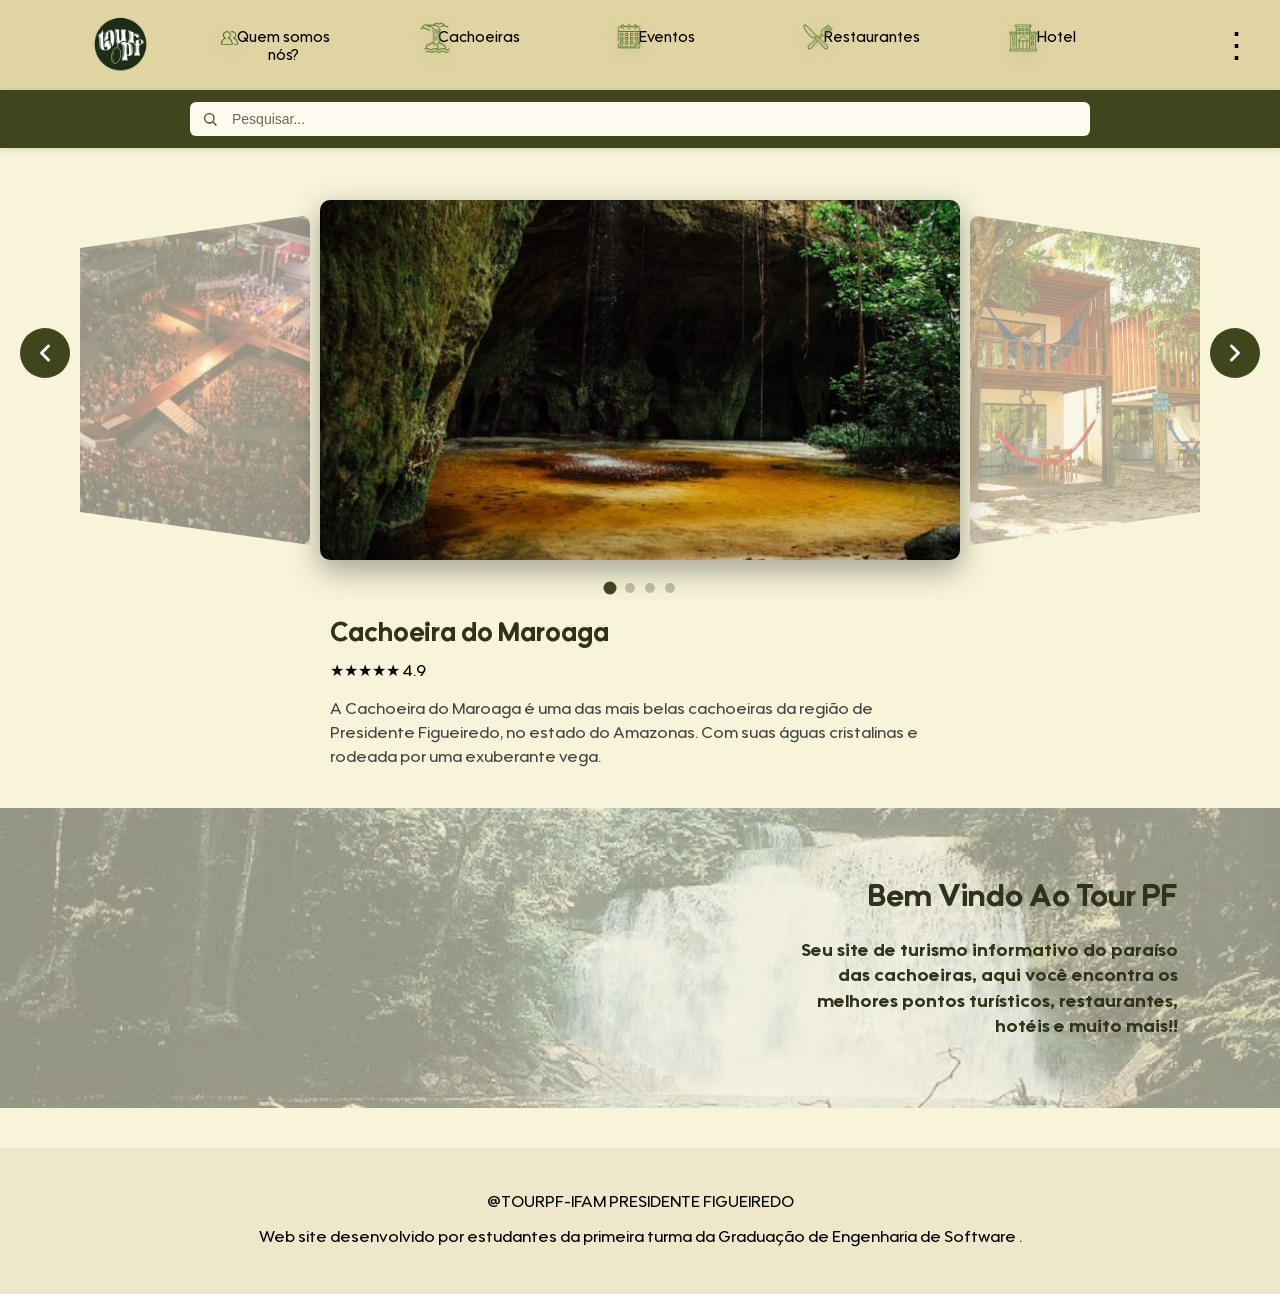
<file: index.html>
<!DOCTYPE html>
<html lang="pt-br">
<head>
    <meta charset="UTF-8">
    <meta name="viewport" content="width=device-width, initial-scale=1.0">
    <title>Tour Pf - Página Inicial</title>
      <link rel="stylesheet" href="css/style.css">
</head>
<body>

    <header class="cabeçario">

        <ul>
            <a href="index.html">
            <img src="imgPrincipal/tourpf.png" alt="logo" width="60px">
            </a>
            <img class="nós-icon" src="imgPrincipal/nós.png" alt="hotel" width="20px">
            <li><a href="sobrenos.html">Quem somos nós?</a></li>
            
            <img class="cachoeira-icon" src="imgPrincipal/cachoeira.png" alt="hotel" width="30px">
            <li><a href="cachoeiras.html">Cachoeiras</a></li>

            <img class="eventos-icon" src="imgPrincipal/eventos.png" alt="hotel" width="30px">
            <li><a href="eventos.html">Eventos</a></li>

            <img class="comida-icon" src="imgPrincipal/comida.png" alt="hotel" width="30px">
            <li><a href="restaurante.html">Restaurantes</a></li>

            <img class="hotel-icon" src="imgPrincipal/hoteis.png" alt="hotel" width="30px">
            <li><a href="hotel.html">Hotel</a></li>
        </ul>

    <div class="menu-container">
    <button class="menu-btn" onclick="toggleMenu()">⋮</button>

    <div class="login-box" id="loginBox">
        <h3>Área do Usuário</h3>
        <p>Faça login para acessar recursos exclusivos.</p>
   <button class="btn-login"
     onclick="window.location.href='loginEcadastro.html'">
    Login
</button>
    </div>
</div>

    </header>

    <!-- Barra de pesquisa abaixo do menu -->
    <div class="barra-pesquisa">
        <form action="/" method="get">
            <input type="search" name="q" placeholder="Pesquisar...">
        </form>
    </div>

 <div class="carrossel">

    <input type="radio" name="slide" id="s1" checked>
    <input type="radio" name="slide" id="s2">
    <input type="radio" name="slide" id="s3">
    <input type="radio" name="slide" id="s4">

    <div class="slides-container">
        <div class="slide-item" id="slide1">
            <img src="imgPrincipal/maroaga.jpeg" alt="Cachoeira do Maroaga">
        </div>
        <div class="slide-item" id="slide2">
            <img src="imgPrincipal/calangohotel.jpg" alt="Hotel Do Calango Azul">
        </div>
        <div class="slide-item" id="slide3">
            <img src="imgPrincipal/anauerestaurante.jpg" alt="Restaurante Anauê">
        </div>
        <div class="slide-item" id="slide4">
            <img src="imgPrincipal/Festacupu.jpeg" alt="Festa do Cupuaçu">
        </div>
    </div>

    <div class="info" id="info1">
        <h1>Cachoeira do Maroaga</h1>
        <div class="avaliacao">★★★★★ 4.9</div>
        <p>A Cachoeira do Maroaga é uma das mais belas cachoeiras da região de Presidente Figueiredo, no estado do Amazonas. Com suas águas cristalinas e rodeada por uma exuberante vega.</p>
    </div>
    <div class="info" id="info2">
        <h1>Hotel Do Calango Azul</h1>
        <div class="avaliacao">★★★★☆ 4.3</div>
        <p>O Hotel Calango Azul se trata de um hotel aconchegante e confortavel. Localizado em meio à natureza, oferece uma experiência única para os visitantes.</p>
    </div>
    <div class="info" id="info3">
        <h1>Restaurante Anauê</h1>
        <div class="avaliacao">★★★★☆ 4.5</div>
        <p>O Restaurante Anauê é conhecido por sua culinária regional e ambiente acolhedor, oferecendo pratos típicos da Amazônia em uma culminar experiência gastronômica.</p>
    </div>
    <div class="info" id="info4">
        <h1>Festa do Cupuaçu</h1>
        <div class="avaliacao">★★★★☆ 4.5</div>
        <p>A Festa do Cupuaçu é um evento cultural que celebra a tradição e a identidade da comunidade local, reunindo pessoas de todas as idades para celebrar a cultura amazônica.</p>
    </div>

    <div class="dots">
        <label for="s1" class="dot"></label>
        <label for="s2" class="dot"></label>
        <label for="s3" class="dot"></label>
        <label for="s4" class="dot"></label>
    </div>

    <!-- prevs -->
<!-- prevs -->
<label for="s4" class="btn prev p1">
    <svg xmlns="http://www.w3.org/2000/svg" viewBox="0 0 24 24" fill="none" stroke="white" stroke-width="2.5" stroke-linecap="round" stroke-linejoin="round">
        <polyline points="15 18 9 12 15 6"/>
    </svg>
</label>
<label for="s1" class="btn prev p2">
    <svg xmlns="http://www.w3.org/2000/svg" viewBox="0 0 24 24" fill="none" stroke="white" stroke-width="2.5" stroke-linecap="round" stroke-linejoin="round">
        <polyline points="15 18 9 12 15 6"/>
    </svg>
</label>
<label for="s2" class="btn prev p3">
    <svg xmlns="http://www.w3.org/2000/svg" viewBox="0 0 24 24" fill="none" stroke="white" stroke-width="2.5" stroke-linecap="round" stroke-linejoin="round">
        <polyline points="15 18 9 12 15 6"/>
    </svg>
</label>
<label for="s3" class="btn prev p4">
    <svg xmlns="http://www.w3.org/2000/svg" viewBox="0 0 24 24" fill="none" stroke="white" stroke-width="2.5" stroke-linecap="round" stroke-linejoin="round">
        <polyline points="15 18 9 12 15 6"/>
    </svg>
</label>

<!-- nexts -->
<label for="s2" class="btn next n1">
    <svg xmlns="http://www.w3.org/2000/svg" viewBox="0 0 24 24" fill="none" stroke="white" stroke-width="2.5" stroke-linecap="round" stroke-linejoin="round">
        <polyline points="9 18 15 12 9 6"/>
    </svg>
</label>
<label for="s3" class="btn next n2">
    <svg xmlns="http://www.w3.org/2000/svg" viewBox="0 0 24 24" fill="none" stroke="white" stroke-width="2.5" stroke-linecap="round" stroke-linejoin="round">
        <polyline points="9 18 15 12 9 6"/>
    </svg>
</label>
<label for="s4" class="btn next n3">
    <svg xmlns="http://www.w3.org/2000/svg" viewBox="0 0 24 24" fill="none" stroke="white" stroke-width="2.5" stroke-linecap="round" stroke-linejoin="round">
        <polyline points="9 18 15 12 9 6"/>
    </svg>
</label>
<label for="s1" class="btn next n4">
    <svg xmlns="http://www.w3.org/2000/svg" viewBox="0 0 24 24" fill="none" stroke="white" stroke-width="2.5" stroke-linecap="round" stroke-linejoin="round">
        <polyline points="9 18 15 12 9 6"/>
    </svg>
</label>

</div>
    
<div class="banner">
    <img src="imgPrincipal/fotofrase.jpg" alt="banner">
    <div class="banner-frase">
        <h1> Bem Vindo Ao Tour PF </h1>
    <p>Seu site de turismo informativo do paraíso das cachoeiras, aqui você encontra
        os melhores pontos turísticos, restaurantes, hotéis e muito mais!!
    </p>
    </div>
</div>

    <footer>
        <p>@TOURPF-IFAM PRESIDENTE FIGUEIREDO</p>
        <p>Web site desenvolvido por estudantes da primeira turma da Graduação de Engenharia de Software .</p>
    </footer>

<!--script para o menu de login-->
      <script>
function toggleMenu(){
    document
        .getElementById("loginBox")
        .classList.toggle("active");
}

document.addEventListener("click", function(e){

    const box = document.getElementById("loginBox");
    const btn = document.querySelector(".menu-btn");

    if(
        !box.contains(e.target) &&
        !btn.contains(e.target)
    ){
        box.classList.remove("active");
    }
});
</script>


</body>
</html>
</file>
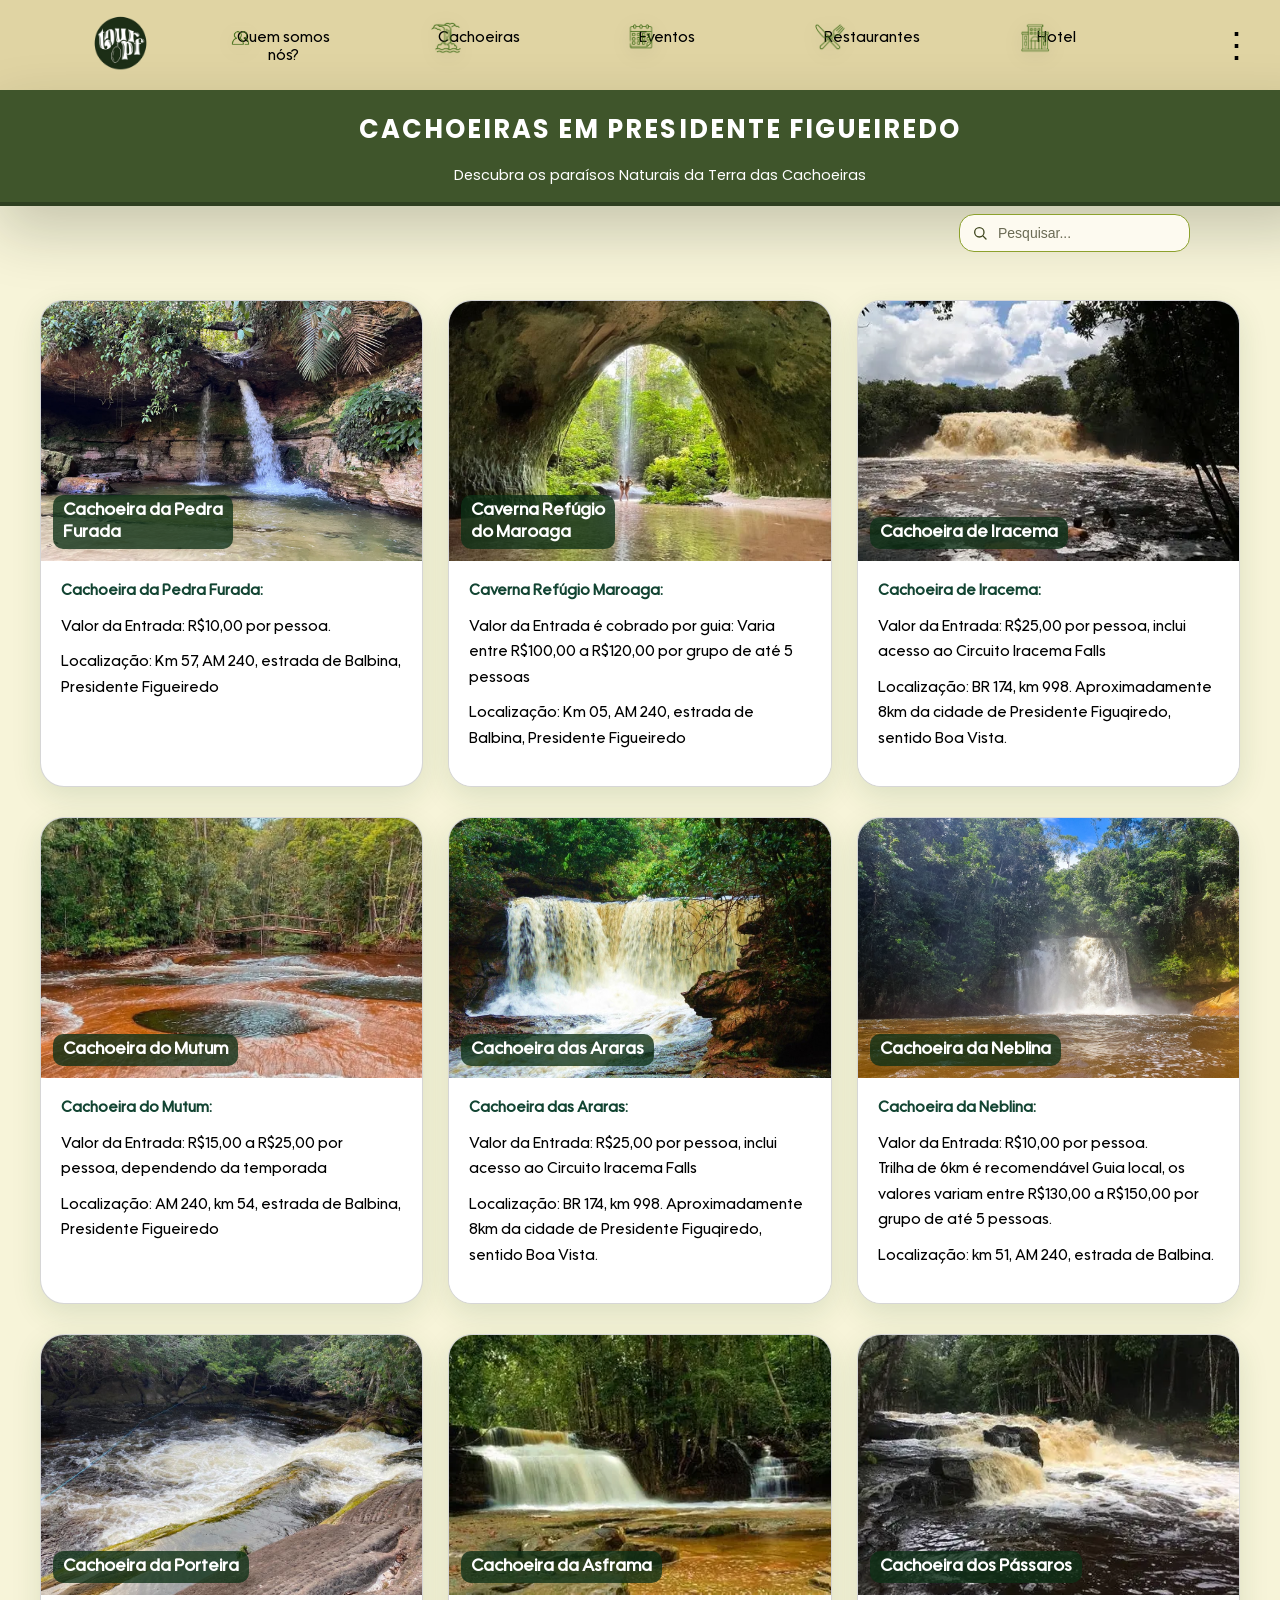
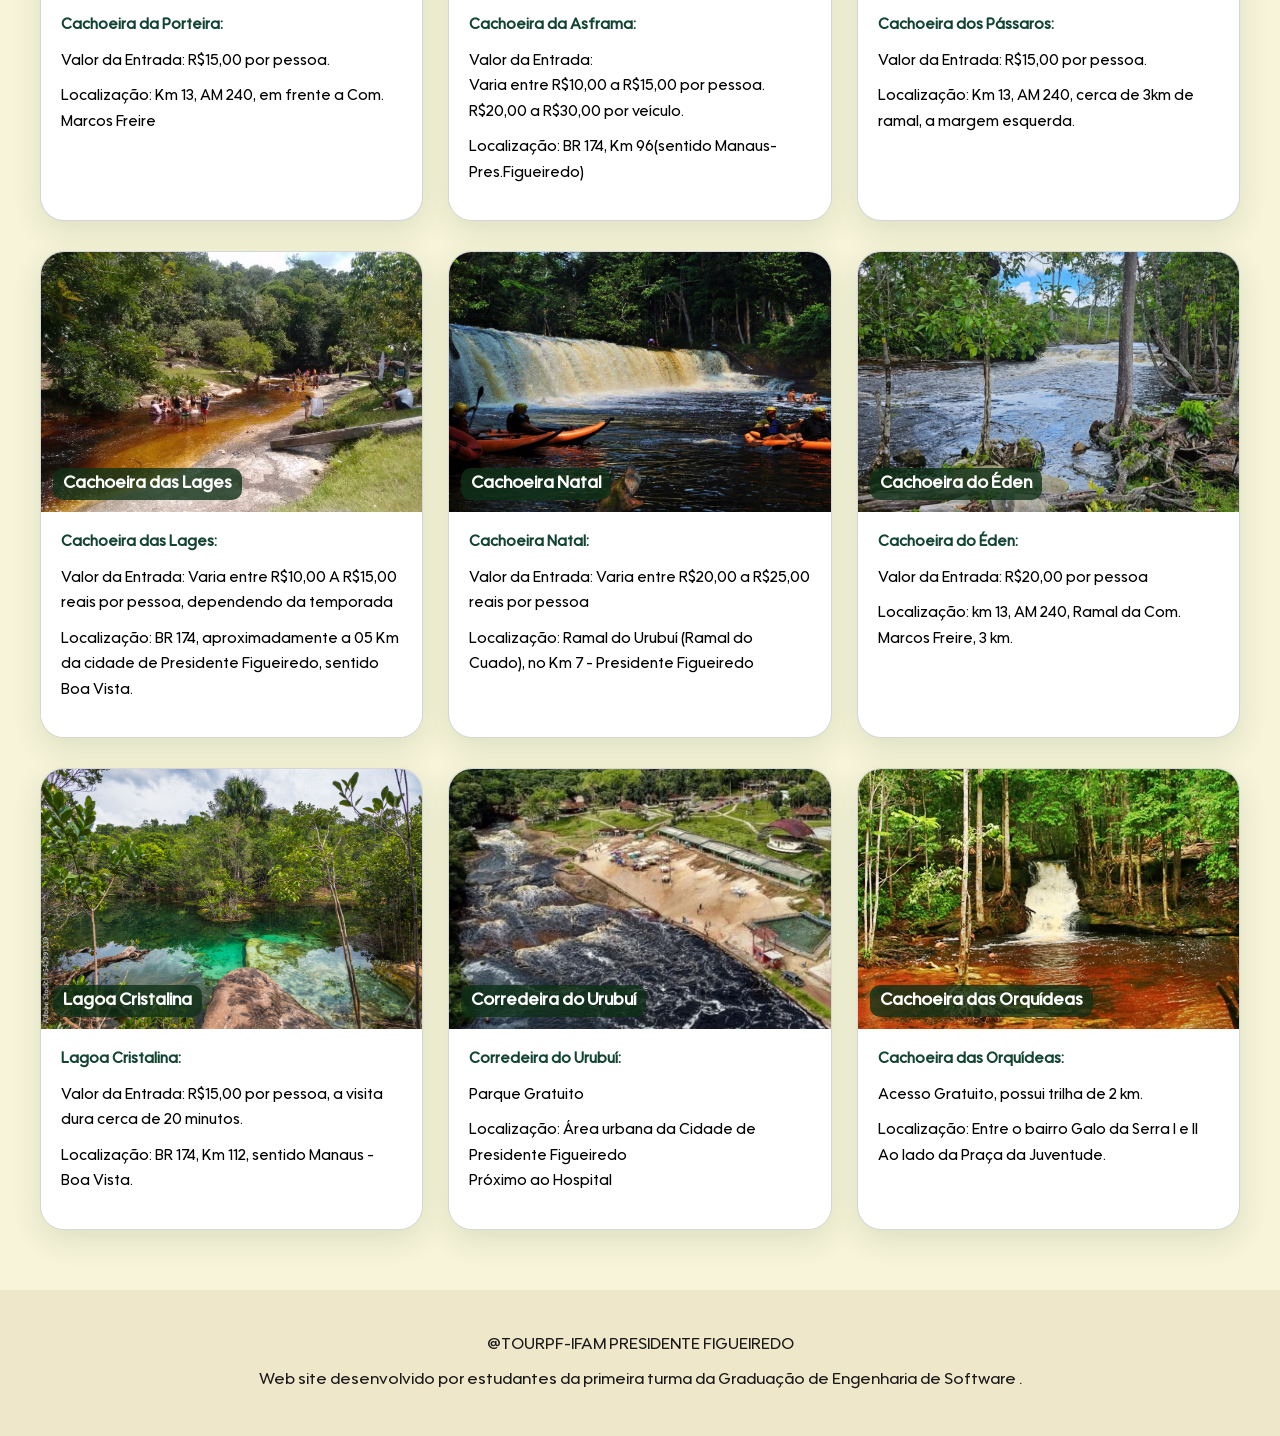
<file: cachoeiras.html>
<!DOCTYPE html>
<html lang="pt-br">
<head>
    <meta charset="UTF-8">
    <meta name="viewport" content="width=device-width, initial-scale=1.0">
    <title>Cachoeiras de Presidente Figueiredo</title>
    <link rel="stylesheet" href="css/stylecacho.css">
    <link href="https://fonts.googleapis.com/css2?family=Poppins:wght@400;600;700&display=swap" rel="stylesheet">
</head>
<body>
<header class="cabeçario">

        <ul>
            <a href="index.html">
            <img src="imgPrincipal/tourpf.png" alt="logo" width="60px">
            </a>
            <img class="nós-icon" src="imgPrincipal/nós.png" alt="hotel" width="20px">
            <li><a href="sobrenos.html">Quem somos nós?</a></li>
            
            <img class="cachoeira-icon" src="imgPrincipal/cachoeira.png" alt="hotel" width="30px">
            <li><a href="cachoeiras.html">Cachoeiras</a></li>

            <img class="eventos-icon" src="imgPrincipal/eventos.png" alt="hotel" width="30px">
            <li><a href="eventos.html">Eventos</a></li>

            <img class="comida-icon" src="imgPrincipal/comida.png" alt="hotel" width="30px">
            <li><a href="restaurante.html">Restaurantes</a></li>

            <img class="hotel-icon" src="imgPrincipal/hoteis.png" alt="hotel" width="30px">
            <li><a href="hotel.html">Hotel</a></li>
        </ul>

    <div class="menu-container">
    <button class="menu-btn" onclick="toggleMenu()">⋮</button>

    <div class="login-box" id="loginBox">
        <h3>Área do Usuário</h3>
        <p>Faça login para acessar recursos exclusivos.</p>
   <button class="btn-login"
     onclick="window.location.href='loginEcadastro.html'">
    Login
</button>
    </div>
</div>

    </header>
    <div class="divisoria">
      <h1> Cachoeiras em Presidente Figueiredo</h1>
      <p>Descubra os paraísos Naturais da Terra das Cachoeiras</p>
    </div>
    </div>

    <!-- Barra de pesquisa abaixo da divisoria -->
    <div class="barra-pesquisa">
        <form action="/" method="get">
            <input type="search" name="q" placeholder="Pesquisar...">
        </form>
    </div>

    <main>
        <section class="grid-cachoeiras">
            <!-- Linha 1 -->
            <article class="card-cachoeira">
                <div class="card-img">
                    <img src="imgcachoeiras/pedra.webp" alt="Cachoeira da Pedra Furada">
                    <span class="card-titulo">Cachoeira da Pedra<br>Furada</span>
                </div>
                <div class="card-info">
                    <p><strong>Cachoeira da Pedra Furada:</strong></p>
                    <p>Valor da Entrada: R$10,00 por pessoa.</p>
                    <p>Localização: Km 57, AM 240, estrada de Balbina, Presidente Figueiredo</p>
                </div>
            </article>

            <article class="card-cachoeira">
                <div class="card-img">
                    <img src="imgcachoeiras/caverna2.jpg" alt="Caverna Refúgio do Maroaga">
                    <span class="card-titulo">Caverna Refúgio<br>do Maroaga</span>
                </div>
                <div class="card-info">
                    <p><strong>Caverna Refúgio Maroaga:</strong></p>
                    <p>Valor da Entrada é cobrado por guia: Varia entre R$100,00 a R$120,00 por grupo de até 5 pessoas</p>
                    <p>Localização: Km 05, AM 240, estrada de Balbina, Presidente Figueiredo </p>
                </div>
            </article>

            <article class="card-cachoeira">
                <div class="card-img">
                    <img src="imgcachoeiras/iracema.webp" alt="Cachoeira de Iracema">
                    <span class="card-titulo">Cachoeira de Iracema</span>
                </div>
                <div class="card-info">
                    <p><strong>Cachoeira de Iracema:</strong></p>
                    <p>Valor da Entrada: R$25,00 por pessoa, inclui acesso ao Circuito Iracema Falls</p>
                    <p>Localização: BR 174, km 998. Aproximadamente 8km da cidade de Presidente Figuqiredo, sentido Boa Vista.</p>
                </div>
            </article>

            <!-- Linha 2 -->
            <article class="card-cachoeira">
                <div class="card-img">
                    <img src="imgcachoeiras/mutum.avif" alt="Cachoeira do Mutum">
                    <span class="card-titulo">Cachoeira do Mutum</span>
                </div>
                <div class="card-info">
                    <p><strong>Cachoeira do Mutum:</strong></p>
                    <p>Valor da Entrada: R$15,00 a R$25,00 por pessoa, dependendo da temporada</p>
                    <p>Localização: AM 240, km 54, estrada de Balbina, Presidente Figueiredo</p>
                </div>
            </article>

            <article class="card-cachoeira">
                <div class="card-img">
                    <img src="imgcachoeiras/araras.jpg" alt="Cachoeira das Araras">
                    <span class="card-titulo"> Cachoeira das Araras</span>
                </div>
                <div class="card-info">
                    <p><strong>Cachoeira das Araras:</strong></p>
                    <p>Valor da Entrada: R$25,00 por pessoa, inclui acesso ao Circuito Iracema Falls</p>
                    <p>Localização: BR 174, km 998. Aproximadamente 8km da cidade de Presidente Figuqiredo, sentido Boa Vista.</p>
                </div>
            </article>

            <article class="card-cachoeira">
                <div class="card-img">
                    <img src="imgcachoeiras/neblina2.jpg" alt="Cachoeira da Neblina">
                    <span class="card-titulo">Cachoeira da Neblina</span>
                </div>
                <div class="card-info">
                    <p><strong>Cachoeira da Neblina:</strong></p>
                    <p>Valor da Entrada: R$10,00 por pessoa. <br> Trilha de 6km é recomendável Guia local, os valores variam entre R$130,00 a  R$150,00 por grupo de até 5 pessoas.</p>
                    <p>Localização: km 51, AM 240, estrada de Balbina.</p>
                </div>
            </article>

            <!-- Linha 3 -->
            <article class="card-cachoeira">
                <div class="card-img">
                    <img src="imgcachoeiras/porteira.jpeg" alt="Cachoeira da Porteira">
                    <span class="card-titulo">Cachoeira da Porteira</span>
                </div>
                <div class="card-info">
                    <p><strong>Cachoeira da Porteira:</strong></p>
                    <p>Valor da Entrada: R$15,00 por pessoa.</p>
                    <p>Localização: Km 13, AM 240, em frente a Com. Marcos Freire</p>
                </div>
            </article>

            <article class="card-cachoeira">
                <div class="card-img">
                    <img src="imgcachoeiras/asframa.webp" alt="Cachoeira da Asframa">
                    <span class="card-titulo">Cachoeira da Asframa</span>
                </div>
                <div class="card-info">
                    <p><strong>Cachoeira da Asframa:</strong></p>
                    <p>Valor da Entrada: <br>Varia entre R$10,00 a R$15,00 por pessoa.<br>R$20,00 a R$30,00 por veículo.</p>
                    <p>Localização: BR 174, Km 96(sentido Manaus-Pres.Figueiredo)</p>
                </div>
            </article>

            <article class="card-cachoeira">
                <div class="card-img">
                    <img src="imgcachoeiras/passaros2.webp" alt="Cachoeira dos Pássaros">
                    <span class="card-titulo">Cachoeira dos Pássaros</span>
                </div>
                <div class="card-info">
                    <p><strong>Cachoeira dos Pássaros:</strong></p>
                    <p>Valor da Entrada: R$15,00 por pessoa.</p>
                    <p>Localização: Km 13, AM 240, cerca de 3km de ramal, a margem esquerda.</p>
                </div>
            </article>

            <!-- Linha 4 -->
            <article class="card-cachoeira">
                <div class="card-img">
                    <img src="imgcachoeiras/corredeira-das-lajes1.jpg" alt="Cachoeira das Lages">
                    <span class="card-titulo">Cachoeira das Lages</span>
                </div>
                <div class="card-info">
                    <p><strong>Cachoeira das Lages:</strong></p>
                    <p>Valor da Entrada: Varia entre R$10,00 A R$15,00 reais por pessoa, dependendo da temporada</p>
                    <p>Localização: BR 174, aproximadamente a 05 Km da cidade de Presidente Figueiredo, sentido Boa Vista.</p>
                </div>
            </article>

            <article class="card-cachoeira">
                <div class="card-img">
                    <img src="imgcachoeiras/natal1.jpg" alt="Cachoeira Natal">
                    <span class="card-titulo">Cachoeira Natal</span>
                </div>
                <div class="card-info">
                    <p><strong>Cachoeira Natal:</strong></p>
                    <p>Valor da Entrada: Varia entre R$20,00 a R$25,00 reais por pessoa</p>
                    <p>Localização: Ramal do Urubuí (Ramal do Cuado), no Km 7 - Presidente Figueiredo</p>
                </div>
            </article>

            <article class="card-cachoeira">
                <div class="card-img">
                    <img src="imgcachoeiras/WhatsApp Image 2026-06-12 at 13.04.53.jpeg" alt="Cachoeira do Éden">
                    <span class="card-titulo">Cachoeira do Éden</span>
                </div>
                <div class="card-info">
                    <p><strong>Cachoeira do Éden:</strong></p>
                    <p>Valor da Entrada: R$20,00 por pessoa</p>
                    <p>Localização: km 13, AM 240, Ramal da Com. Marcos Freire, 3 km.</p>
                </div>
            </article>

            <!-- Linha 5 -->
            <article class="card-cachoeira">
                <div class="card-img">
                    <img src="imgcachoeiras/lagoa.jpg" alt="Lagoa Cristalina">
                    <span class="card-titulo">Lagoa Cristalina</span>
                </div>
                <div class="card-info">
                    <p><strong>Lagoa Cristalina:</strong></p>
                    <p>Valor da Entrada: R$15,00 por pessoa, a visita dura cerca de 20 minutos.</p>
                    <p>Localização: BR 174, Km 112, sentido Manaus - Boa Vista.</p>
                </div>
            </article>

            <article class="card-cachoeira">
                <div class="card-img">
                    <img src="imgcachoeiras/corredeira.jpg" alt="Corredeira do Urubuí">
                    <span class="card-titulo">Corredeira do Urubuí</span>
                </div>
                <div class="card-info">
                    <p><strong>Corredeira do Urubuí:</strong></p>
                    <p>Parque Gratuito</p>
                    <p>Localização: Área urbana da Cidade de Presidente Figueiredo <br>Próximo ao Hospital</p>
                </div>
            </article>

            <article class="card-cachoeira">
                <div class="card-img">
                    <img src="imgcachoeiras/orquideas3.JPG" alt="Cachoeira das Orquídeas">
                    <span class="card-titulo">Cachoeira das Orquídeas</span>
                </div>
                <div class="card-info">
                    <p><strong>Cachoeira das Orquídeas:</strong></p>
                    <p>Acesso Gratuito, possui trilha de 2 km.</p>
                    <p>Localização: Entre o bairro Galo da Serra I e II <br>Ao lado da Praça da Juventude.</p>
                </div>
            </article>
        </section>

        <div id="cachoeira-modal" class="modal" aria-hidden="true">
            <div class="modal-content" role="dialog" aria-modal="true">
                <button class="close" type="button" aria-label="Fechar modal">×</button>
                <div class="modal-body">
                    <h2 id="modal-title"></h2>
                    <p id="modal-description"></p>
                    <div id="modal-features"></div>
                    <div class="modal-gallery" id="modal-gallery"></div>
                </div>
            </div>
        </div>

        <script>
            const cachoeiras = {
                "Cachoeira da Pedra Furada": {
                    title: "Cachoeira da Pedra Furada",
                    description: "A Pedra Furada é famosa por sua queda cristalina e pela formação rochosa que forma um arco natural.",
                    features: [
                        "Trilha leve de 1,8 km em meio à floresta.",
                        "Piscina natural rasa ideal para famílias.",
                        "Melhor horário para visitar: início da manhã ou fim de tarde."
                    ],
                    images: [
                        "imgcachoeiras/pedra.webp",
                        "imgcachoeiras/pedra2.jpg"
                    ]
                },
                "Caverna Refúgio do Maroaga": {
                    title: "Caverna Refúgio do Maroaga",
                    description: "O Maroaga combina cachoeira, gruta e poço cristalino em uma experiência de ecoturismo única.",
                    features: [
                        "A água é limpa e refrescante, própria para banho.",
                        "Passeio guiado recomendado para conhecer a caverna e as quedas.",
                        "O local é famoso por suas pedras coloridas e jardins naturais."
                    ],
                    images: [
                        "imgcachoeiras/caverna2.jpg",
                        "imgcachoeiras/caverna3.webp"
                    ]
                },
                "Cachoeira de Iracema": {
                    title: "Cachoeira de Iracema",
                    description: "Iracema possui várias cascatas seguidas, criando um conjunto impressionante de quedas d'água.",
                    features: [
                        "Circuito de cachoeiras com nível de trilha moderado.",
                        "Ótima para quem gosta de fotografia de natureza.",
                        "Há pontos de descanso com vista privilegiada das águas."
                    ],
                    images: [
                        "imgcachoeiras/iracema.webp",
                        "imgcachoeiras/iracema2.webp"
                    ]
                },
                "Cachoeira do Mutum": {
                    title: "Cachoeira do Mutum",
                    description: "O Mutum é conhecido pela queda imponente e pelo poço tranquilo para banho.",
                    features: [
                        "Água fria e corrente forte no ponto principal.",
                        "Possibilidade de trilha com guia local.",
                        "Local indicado para quem busca contato com a fauna local." 
                    ],
                    images: [
                        "imgcachoeiras/mutum.avif",
                        "imgcachoeiras/mutum2.jpg"
                    ]
                },
                "Cachoeira das Araras": {
                    title: "Cachoeira das Araras",
                    description: "A antiga trilha das araras leva a uma queda cercada por aves e mata preservada.",
                    features: [
                        "Vista panorâmica de paredões verdes.",
                        "Ótimo ponto para observação de aves.",
                        "Entrada com simpatia e suporte de guias locais."
                    ],
                    images: [
                        "imgcachoeiras/araras.jpg",
                        "imgcachoeiras/araras2.jpg"
                    ]
                },
                "Cachoeira da Neblina": {
                    title: "Cachoeira da Neblina",
                    description: "A Neblina encanta pelo ambiente úmido e pela sensação de estar dentro da floresta amazônica.",
                    features: [
                        "Trilha imersa em vegetação densa.",
                        "Banhos refrescantes em águas límpidas.",
                        "Local de grande beleza para quem busca sossego."
                    ],
                    images: [
                        "imgcachoeiras/neblina1.webp",
                        "imgcachoeiras/neblina2.jpg"
                    ]
                },  
                "Cachoeira da Porteira": {
                    title: "Cachoeira da Porteira",
                    description: "A Porteira é um ponto de encontro entre trilha e cachoeira, perfeito para aventureiros.",
                    features: [
                        "Fácil acesso por estrada de terra.",
                        "O local tem poço ideal para mergulhos curtos.",
                        "Ponto tradicional para fotos e piqueniques."
                    ],
                    images: [
                        "imgcachoeiras/porteira.jpeg",
                        "imgcachoeiras/porteira2.jpeg"
                    ]
                },
                "Cachoeira da Asframa": {
                    title: "Cachoeira da Asframa",
                    description: "A Asframa é visitada por famílias e grupos que buscam um dia de lazer com infraestrutura básica.",
                    features: [
                        "Acesso com estacionamento próximo.",
                        "Boas áreas de sombra para descanso.",
                        "Água transparente e fácil caminhada até a queda."
                    ],
                    images: [
                        "imgcachoeiras/asframa.webp",
                        "imgcachoeiras/asframa2.webp"
                    ]
                },
                "Cachoeira dos Pássaros": {
                    title: "Cachoeira dos Pássaros",
                    description: "O nome vem das aves que acompanham a trilha até a queda principal.",
                    features: [
                        "Trilha curta e com grandes árvores.",
                        "Melhor horário: início da manhã para ouvir os pássaros.",
                        "Ótimo local para relaxar após a caminhada."
                    ],
                    images: [
                        "imgcachoeiras/passaros2.webp",
                        "imgcachoeiras/passaros.webp"
                    ]
                },
                "Cachoeira das Lages": {
                    title: "Cachoeira das Lages",
                    description: "A Lages é ideal para quem gosta de grandes quedas com cenário verde abundante.",
                    features: [
                        "Água cristalina que forma piscinas naturais.",
                        "Paisagem cercada por rochas e matas.",
                        "Percurso de fácil acesso a partir da estrada principal."
                    ],
                    images: [
                        "imgcachoeiras/corredeira-das-lajes1.jpg",
                        "imgcachoeiras/lages2.jpg"
                    ]
                },
                "Cachoeira Natal": {
                    title: "Cachoeira Natal",
                    description: "A Natal oferece águas tranquilas e pontos de contemplação para toda a família.",
                    features: [
                        "Cachoeira com poço amplo para banho.",
                        "Localização em um ramal preservado.",
                        "Cenário ideal para fotos em grupos."
                    ],
                    images: [
                        "imgcachoeiras/natal1.jpg",
                        "imgcachoeiras/natal2.jpg"
                    ]
                },
                "Cachoeira do Éden": {
                    title: "Cachoeira do Éden",
                    description: "O Éden é um refúgio natural com queda de água serena e vasta vegetação ao redor.",
                    features: [
                        "Trilha curta que atravessa jardins naturais.",
                        "Poço calmo para banho e descanso.",
                        "As margens têm espaços para fotos e piqueniques."
                    ],
                    images: [
                        "imgcachoeiras/WhatsApp Image 2026-06-12 at 13.04.53.jpeg",
                        "imgcachoeiras/eden2.webp"
                    ]
                },
                "Lagoa Cristalina": {
                    title: "Lagoa Cristalina",
                    description: "A Lagoa Cristalina é um recanto sereno com águas claras e areia fina.",
                    features: [
                        "Ideal para natação e descanso.",
                        "Pontos de sombra ao redor da lagoa.",
                        "Trilha de acesso leve e agradável."
                    ],
                    images: [
                        "imgcachoeiras/lagoa.jpg",
                        "imgcachoeiras/lago2.jpg"
                    ]
                },
                "Corredeira do Urubuí": {
                    title: "Corredeira do Urubuí",
                    description: "A corredeira tem águas rápidas e piscinas naturais com muita energia amazônica.",
                    features: [
                        "Ótima para quem gosta de correnteza moderada.",
                        "Ambiente cercado por pedras e mata.",
                        "Acesso fácil pela área urbana local."
                    ],
                    images: [
                        "imgcachoeiras/corredeira.jpg",
                        "imgcachoeiras/indio.webp"
                    ]
                },
                "Cachoeira das Orquídeas": {
                    title: "Cachoeira das Orquídeas",
                    description: "A cachoeira das Orquídeas é famosa pelas flores silvestres e pelo vale encantador.",
                    features: [
                        "Trilha com muitas orquídeas e árvores centenárias.",
                        "Local ideal para quem busca contato com a flora local.",
                        "Ótima opção para um passeio tranquilo."
                    ],
                    images: [
                        "imgcachoeiras/orquideas.jpeg",
                        "imgcachoeiras/orquideas3.JPG"
                    ]
                }
            };

            const modal = document.getElementById('cachoeira-modal');
            const modalTitle = document.getElementById('modal-title');
            const modalDescription = document.getElementById('modal-description');
            const modalFeatures = document.getElementById('modal-features');
            const modalGallery = document.getElementById('modal-gallery');
            const closeModalButton = modal.querySelector('.close');

            function showModal(key) {
                const item = cachoeiras[key];
                if (!item) return;
                modalTitle.textContent = item.title;
                modalDescription.textContent = item.description;
                modalFeatures.innerHTML = item.features.map(feature => `<p>• ${feature}</p>`).join('');
                modalGallery.innerHTML = item.images.map(src => `<img src="${src}" alt="Imagem de ${item.title}">`).join('');
                modal.classList.add('active');
                modal.setAttribute('aria-hidden', 'false');
            }

            function hideModal() {
                modal.classList.remove('active');
                modal.setAttribute('aria-hidden', 'true');
            }

            document.querySelectorAll('.card-cachoeira').forEach(card => {
                card.addEventListener('click', () => {
                    const titleElement = card.querySelector('.card-titulo');
                    if (!titleElement) return;
                    const key = titleElement.innerText.replace(/\s+/g, ' ').trim();
                    showModal(key);
                });
            });

            closeModalButton.addEventListener('click', hideModal);
            modal.addEventListener('click', event => {
                if (event.target === modal) hideModal();
            });
            document.addEventListener('keydown', event => {
                if (event.key === 'Escape' && modal.classList.contains('active')) {
                    hideModal();
                }
            });
        </script>
    </main>
    <footer>
        <p>@TOURPF-IFAM PRESIDENTE FIGUEIREDO</p>
        <p>Web site desenvolvido por estudantes da primeira turma da Graduação de Engenharia de Software .</p>
    </footer>
    <!--script para o menu de login-->
      <script>
function toggleMenu(){
    document
        .getElementById("loginBox")
        .classList.toggle("active");
}

document.addEventListener("click", function(e){

    const box = document.getElementById("loginBox");
    const btn = document.querySelector(".menu-btn");

    if(
        !box.contains(e.target) &&
        !btn.contains(e.target)
    ){
        box.classList.remove("active");
    }
});
</script>

    </body>
</html>
</file>
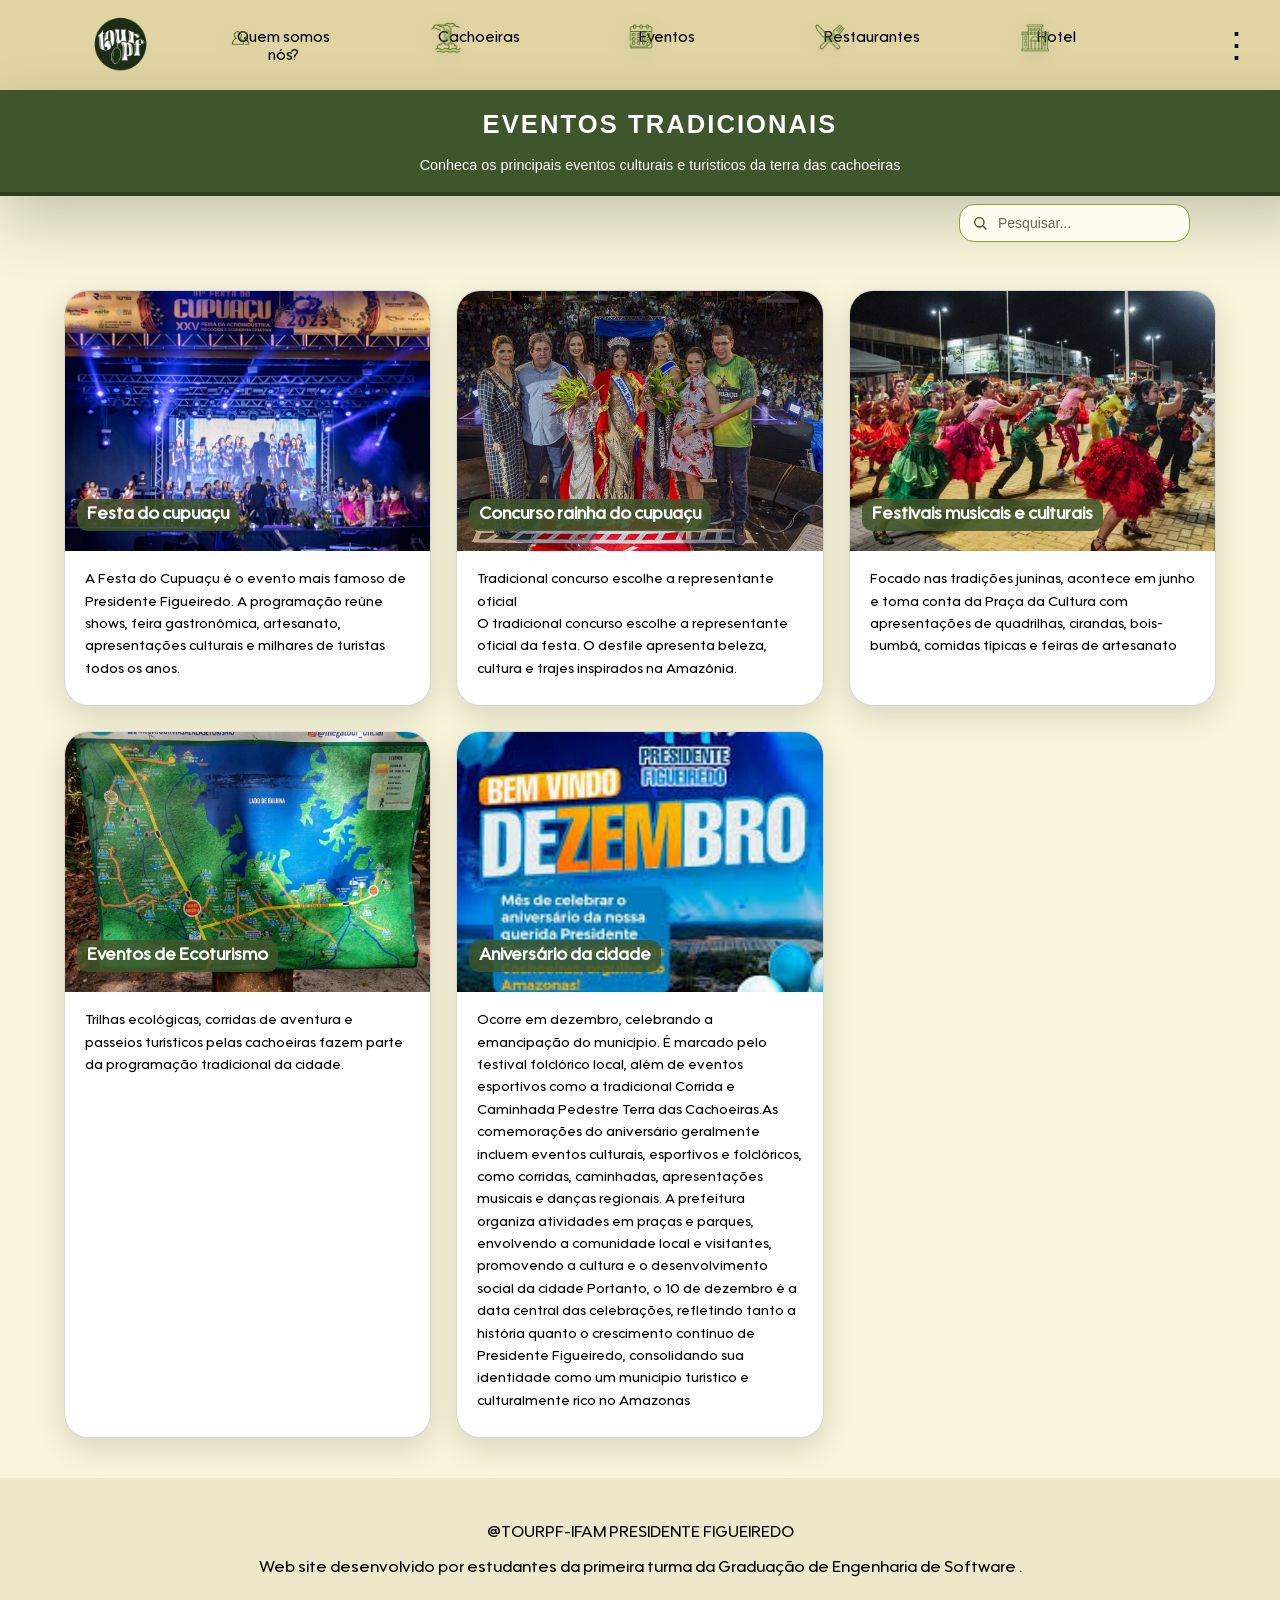
<file: eventos.html>
<!DOCTYPE html>
<html lang="en">
<head>
    <meta charset="UTF-8">
    <meta name="viewport" content="width=device-width, initial-scale=1.0">
    <title>eventos de Presidente Figueiredo</title>
    <link rel="stylesheet" href="css/style1.css">
</head>
<body>
  
   <header class="cabeçario">

        <ul>
            <a href="index.html">
            <img src="imgPrincipal/tourpf.png" alt="logo" width="60px">
            </a>
            <img class="nós-icon" src="imgPrincipal/nós.png" alt="hotel" width="20px">
            <li><a href="sobrenos.html">Quem somos nós?</a></li>
            
            <img class="cachoeira-icon" src="imgPrincipal/cachoeira.png" alt="hotel" width="30px">
            <li><a href="cachoeiras.html">Cachoeiras</a></li>

            <img class="eventos-icon" src="imgPrincipal/eventos.png" alt="hotel" width="30px">
            <li><a href="eventos.html">Eventos</a></li>

            <img class="comida-icon" src="imgPrincipal/comida.png" alt="hotel" width="30px">
            <li><a href="restaurante.html">Restaurantes</a></li>

            <img class="hotel-icon" src="imgPrincipal/hoteis.png" alt="hotel" width="30px">
            <li><a href="hotel.html">Hotel</a></li>
        </ul>

    <div class="menu-container">
    <button class="menu-btn" onclick="toggleMenu()">⋮</button>

    <div class="login-box" id="loginBox">
        <h3>Área do Usuário</h3>
        <p>Faça login para acessar recursos exclusivos.</p>
   <button class="btn-login"
     onclick="window.location.href='loginEcadastro.html'">
    Login
</button>
    </div>
</div>

    </header>



    <div class="divisoria">
      <h1> Eventos Tradicionais</h1>
      <p>Conheca os principais eventos culturais e turisticos da terra das cachoeiras</p>
    </div>
    
    <!-- Barra de pesquisa abaixo da divisoria -->
    <div class="barra-pesquisa">
        <form action="/" method="get">
            <input type="search" name="q" placeholder="Pesquisar...">
        </form>
    </div>
    

    <main>
        <section class="evento">
            <img src="imgEventos/festa do cupuaçu.jpeg" alt="festa do cupuaçu">
            <div class="texto">
                <h2>Festa do cupuaçu</h2>
                <p>A Festa do Cupuaçu é o evento mais famoso de Presidente
                    Figueiredo. A programação reúne shows, feira gastronômica,
                    artesanato, apresentações culturais e milhares de turistas
                    todos os anos.</p>
            </div>
        </section>
        <section class="evento">
            <img src="imgEventos/rainha.jpeg" alt="rainha do cupuaçu">
            <div class="texto">
                <h2>Concurso rainha do cupuaçu</h2>

                <p> Tradicional concurso escolhe a representante oficial </p>
                <p> O  tradicional concurso escolhe a representante oficial
                    da festa. O desfile apresenta beleza, cultura e trajes
                    inspirados na Amazônia.</p>
            </div>
        </section>
        <section class="evento">
            <img src="imgEventos/cultura.jpeg" alt="festival cultural popular">
            <div class="texto">
            <h2>Festivais musicais e culturais </h2>
            <p> Focado nas tradições juninas, acontece em junho e toma conta da Praça da Cultura com apresentações de quadrilhas, cirandas, bois-bumbá, comidas típicas e feiras de artesanato</p>
        </div>
        </section>
        <section class="evento">
            <img src="imgEventos/TURISMO.jpg" alt="Ecoturismo">
            <div class="texto">
                <h2>Eventos de Ecoturismo</h2>
                <p>Trilhas ecológicas, corridas de aventura e passeios
                    turísticos pelas cachoeiras fazem parte da programação
                    tradicional da cidade.</p>
            </div>
        </section>
        <section class="evento">
            <img src="imgEventos/anive.jpg" alt="Aniversário da cidade">
            <div class="texto">
                <h2> Aniversário da cidade </h2>
                <p> Ocorre em dezembro, celebrando a emancipação do município. É marcado pelo festival folclórico local, além de eventos esportivos como a tradicional Corrida e Caminhada Pedestre Terra das Cachoeiras.As comemorações do aniversário geralmente incluem eventos culturais, esportivos e folclóricos, como corridas, caminhadas, apresentações musicais e danças regionais. A prefeitura organiza atividades em praças e parques, envolvendo a comunidade local e visitantes, promovendo a cultura e o desenvolvimento social da cidade 
                Portanto, o 10 de dezembro é a data central das celebrações, refletindo tanto a história quanto o crescimento contínuo de Presidente Figueiredo, consolidando sua identidade como um município turístico e culturalmente rico no Amazonas</p>
            </div>
        </section>
    </main>
    <footer>
        <p>@TOURPF-IFAM PRESIDENTE FIGUEIREDO</p>
        <p>Web site desenvolvido por estudantes da primeira turma da Graduação de Engenharia de Software .</p>
    </footer>
    <!--script para o menu de login-->
      <script>
function toggleMenu(){
    document
        .getElementById("loginBox")
        .classList.toggle("active");
}

document.addEventListener("click", function(e){

    const box = document.getElementById("loginBox");
    const btn = document.querySelector(".menu-btn");

    if(
        !box.contains(e.target) &&
        !btn.contains(e.target)
    ){
        box.classList.remove("active");
    }
});
</script>

</body>
</html>
</file>
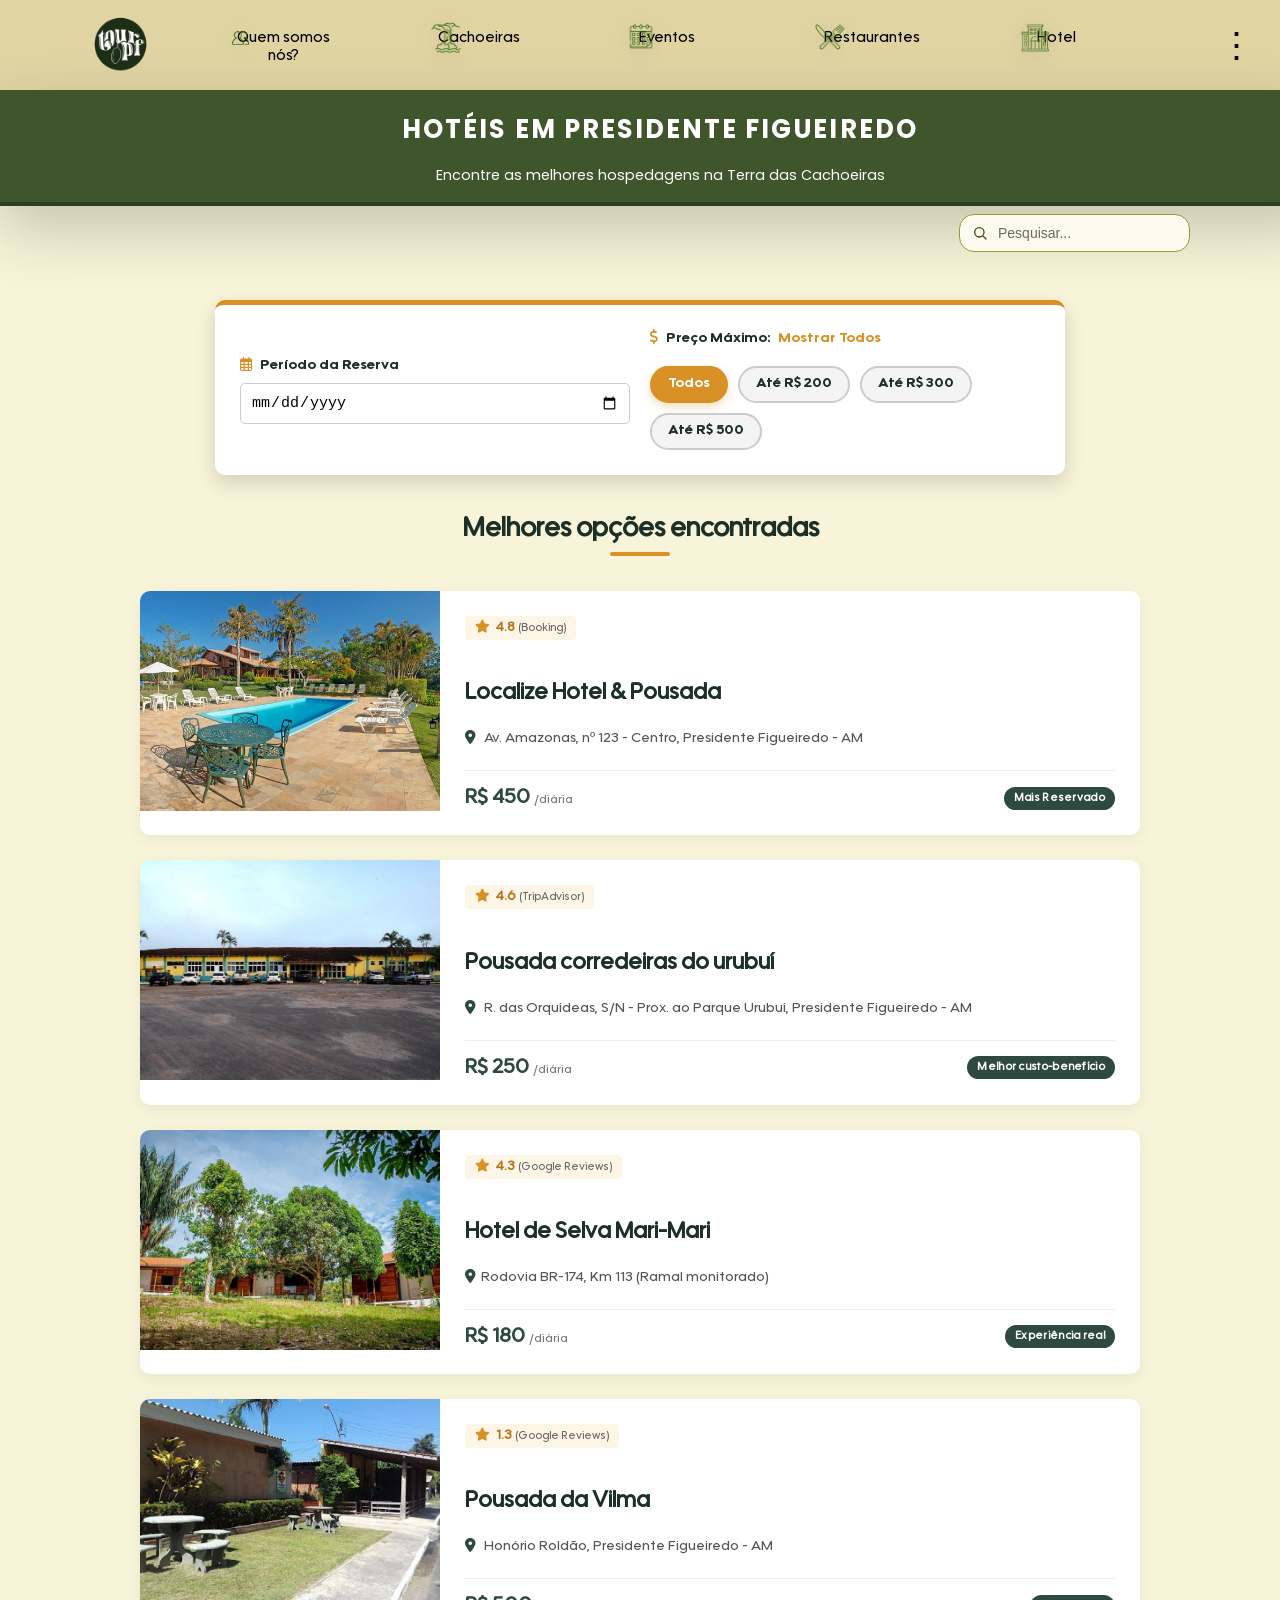
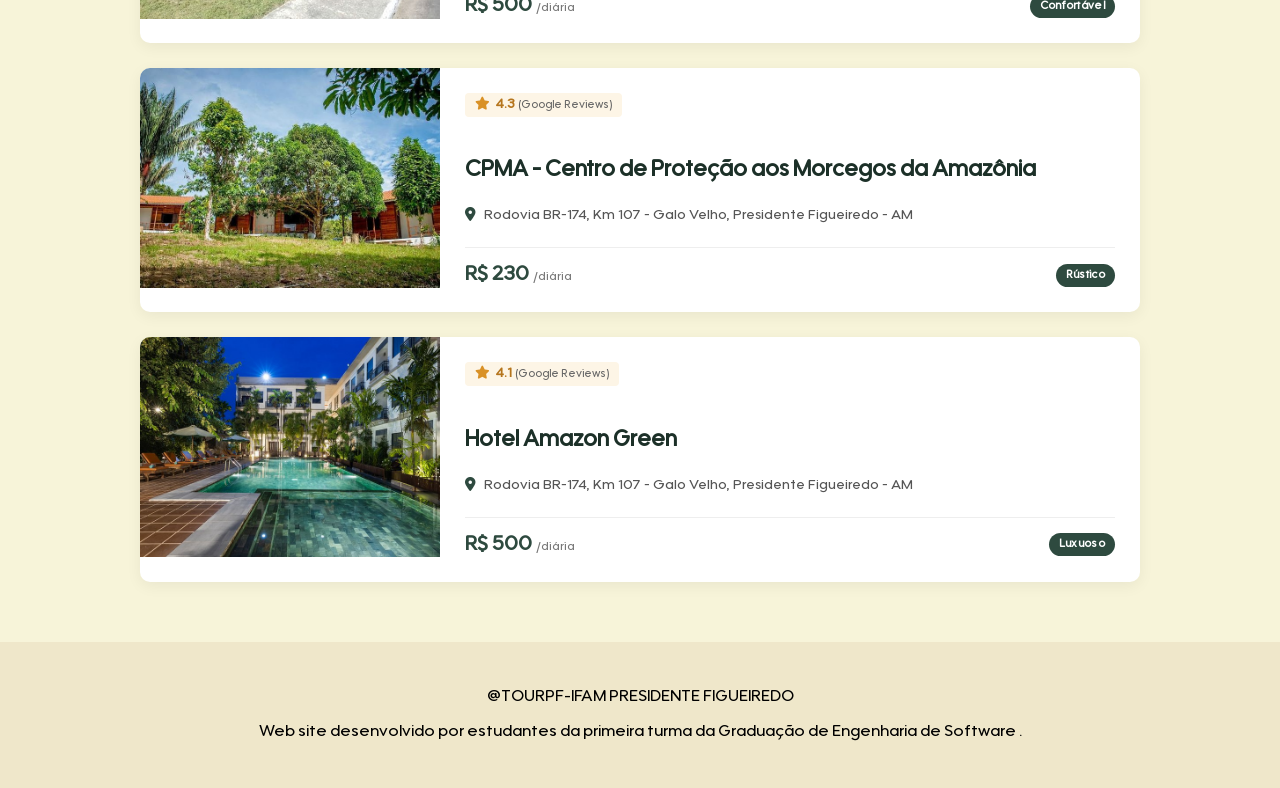
<file: hotel.html>
<!DOCTYPE html>
<html lang="pt-BR">
<head>
    <meta charset="UTF-8">
    <meta name="viewport" content="width=device-width, initial-scale=1.0">
    <title>TourPF - Hotéis em Presidente Figueiredo</title>
    <link rel="stylesheet" href="css/hoteis.css">
    <link href="https://fonts.googleapis.com/css2?family=Poppins:wght@400;600;700&display=swap" rel="stylesheet">
    <link rel="stylesheet" href="https://cdnjs.cloudflare.com/ajax/libs/font-awesome/6.4.0/css/all.min.css">
</head>
<body>

  <header class="cabeçario">

        <ul>
            <a href="index.html">
            <img src="imgPrincipal/tourpf.png" alt="logo" width="60px">
            </a>
            <img class="nós-icon" src="imgPrincipal/nós.png" alt="hotel" width="20px">
            <li><a href="sobrenos.html">Quem somos nós?</a></li>
            
            <img class="cachoeira-icon" src="imgPrincipal/cachoeira.png" alt="hotel" width="30px">
            <li><a href="cachoeiras.html">Cachoeiras</a></li>

            <img class="eventos-icon" src="imgPrincipal/eventos.png" alt="hotel" width="30px">
            <li><a href="eventos.html">Eventos</a></li>

            <img class="comida-icon" src="imgPrincipal/comida.png" alt="hotel" width="30px">
            <li><a href="restaurante.html">Restaurantes</a></li>

            <img class="hotel-icon" src="imgPrincipal/hoteis.png" alt="hotel" width="30px">
            <li><a href="hotel.html">Hotel</a></li>
        </ul>

    <div class="menu-container">
    <button class="menu-btn" onclick="toggleMenu()">⋮</button>

    <div class="login-box" id="loginBox">
        <h3>Área do Usuário</h3>
        <p>Faça login para acessar recursos exclusivos.</p>
   <button class="btn-login"
     onclick="window.location.href='loginEcadastro.html'">
    Login
</button>
    </div>
</div>

    </header>

<div class="divisoria">
    <h1>Hotéis em Presidente Figueiredo</h1>
    <p>Encontre as melhores hospedagens na Terra das Cachoeiras</p>
</div>
    
    <!-- Barra de pesquisa abaixo da divisoria -->
    <div class="barra-pesquisa">
        <form action="/" method="get">
            <input type="search" name="q" placeholder="Pesquisar...">
        </form>
    </div>

    <input type="radio" name="preco-filtro" id="filtro-todos" checked class="filtro-radio">
    <input type="radio" name="preco-filtro" id="filtro-200" class="filtro-radio">
    <input type="radio" name="preco-filtro" id="filtro-300" class="filtro-radio">
    <input type="radio" name="preco-filtro" id="filtro-500" class="filtro-radio">

    <section class="filter-container">
        <div class="filter-form">
            <div class="filter-group">
                <label for="booking-date"><i class="fa-regular fa-calendar-days"></i> Período da Reserva</label>
                <input type="date" id="booking-date">
            </div>

            <div class="filter-group">
                <label><i class="fa-solid fa-dollar-sign"></i> Preço Máximo: <span class="dinamico-preco"></span></label>
                
                <div class="botoes-filtro">
                    <label for="filtro-todos" class="btn-opcao">Todos</label>
                    <label for="filtro-200" class="btn-opcao">Até R$ 200</label>
                    <label for="filtro-300" class="btn-opcao">Até R$ 300</label>
                    <label for="filtro-500" class="btn-opcao">Até R$ 500</label>
                </div>
            </div>
        </div>
    </section>

    <main class="hotels-section">
        <h3>Melhores opções encontradas</h3>
        
        <div class="hotels-grid" id="hotels-grid">
            
            <div class="hotel-card p-500" data-preco="450">
                <div class="card-image img-1"></div>
                <div class="card-content">
                    <span class="rating"><i class="fa-solid fa-star"></i> 4.8 <span>(Booking)</span></span>
                    <h4>Localize Hotel & Pousada</h4>
                    <p class="address"><i class="fa-solid fa-location-dot"></i> Av. Amazonas, nº 123 - Centro, Presidente Figueiredo - AM</p>
                    <div class="card-footer">
                        <span class="price">R$ 450 <small>/diária</small></span>
                        <span class="badge">Mais Reservado</span>
                    </div>
                </div>
            </div>

            <div class="hotel-card p-300" data-preco="250">
                <div class="card-image img-2"></div>
                <div class="card-content">
                    <span class="rating"><i class="fa-solid fa-star"></i> 4.6 <span>(TripAdvisor)</span></span>
                    <h4>Pousada corredeiras do urubuí</h4>
                    <p class="address"><i class="fa-solid fa-location-dot"></i> R. das Orquídeas, S/N - Prox. ao Parque Urubuí, Presidente Figueiredo - AM</p>
                    <div class="card-footer">
                        <span class="price">R$ 250 <small>/diária</small></span>
                        <span class="badge">Melhor custo-benefício</span>
                    </div>
                </div>
            </div>

            <div class="hotel-card p-200" data-preco="180">
                <div class="card-image img-3"></div>
                <div class="card-content">
                    <span class="rating"><i class="fa-solid fa-star"></i> 4.3 <span>(Google Reviews)</span></span>
                    <h4>Hotel de Selva Mari-Mari</h4>
                    <p class="address"><i class="fa-solid fa-location-dot"></i>Rodovia BR-174, Km 113 (Ramal monitorado)</p>
                    <div class="card-footer">
                        <span class="price">R$ 180 <small>/diária</small></span>
                        <span class="badge">Experiência real</span>
                    </div>
                </div>
            </div>

            <div class="hotel-card p-500" data-preco="500">
                <div class="card-image img-4"></div>
                <div class="card-content">
                    <span class="rating"><i class="fa-solid fa-star"></i> 1.3 <span>(Google Reviews)</span></span>
                    <h4>Pousada da Vilma</h4>
                    <p class="address"><i class="fa-solid fa-location-dot"></i> Honório Roldão, Presidente Figueiredo - AM</p>
                    <div class="card-footer">
                        <span class="price">R$ 500 <small>/diária</small></span>
                        <span class="badge">Confortável</span>
                    </div>
                </div>
            </div>
            
            <div class="hotel-card p-300" data-preco="180">
                <div class="card-image img-3"></div>
                <div class="card-content">
                    <span class="rating"><i class="fa-solid fa-star"></i> 4.3 <span>(Google Reviews)</span></span>
                    <h4>CPMA - Centro de Proteção aos Morcegos da Amazônia</h4>
                    <p class="address"><i class="fa-solid fa-location-dot"></i> Rodovia BR-174, Km 107 - Galo Velho, Presidente Figueiredo - AM</p>
                    <div class="card-footer">
                        <span class="price">R$ 230 <small>/diária</small></span>
                        <span class="badge">Rústico</span>
                    </div>
                </div>
            </div>

            <div class="hotel-card p-500" data-preco="500">
                <div class="card-image img-6"></div>
                <div class="card-content">
                    <span class="rating"><i class="fa-solid fa-star"></i> 4.1 <span>(Google Reviews)</span></span>
                    <h4>Hotel Amazon Green</h4>
                    <p class="address"><i class="fa-solid fa-location-dot"></i> Rodovia BR-174, Km 107 - Galo Velho, Presidente Figueiredo - AM</p>
                    <div class="card-footer">
                        <span class="price">R$ 500 <small>/diária</small></span>
                        <span class="badge">Luxuoso</span>
                    </div>
                </div>
            </div>
        </div>
    </main>
     <footer>
        <p>@TOURPF-IFAM PRESIDENTE FIGUEIREDO</p>
        <p>Web site desenvolvido por estudantes da primeira turma da Graduação de Engenharia de Software .</p>
    </footer>
<!--script para o menu de login-->
      <script>
function toggleMenu(){
    document
        .getElementById("loginBox")
        .classList.toggle("active");
}

document.addEventListener("click", function(e){

    const box = document.getElementById("loginBox");
    const btn = document.querySelector(".menu-btn");

    if(
        !box.contains(e.target) &&
        !btn.contains(e.target)
    ){
        box.classList.remove("active");
    }
});
</script>

</body>
</html>
</file>
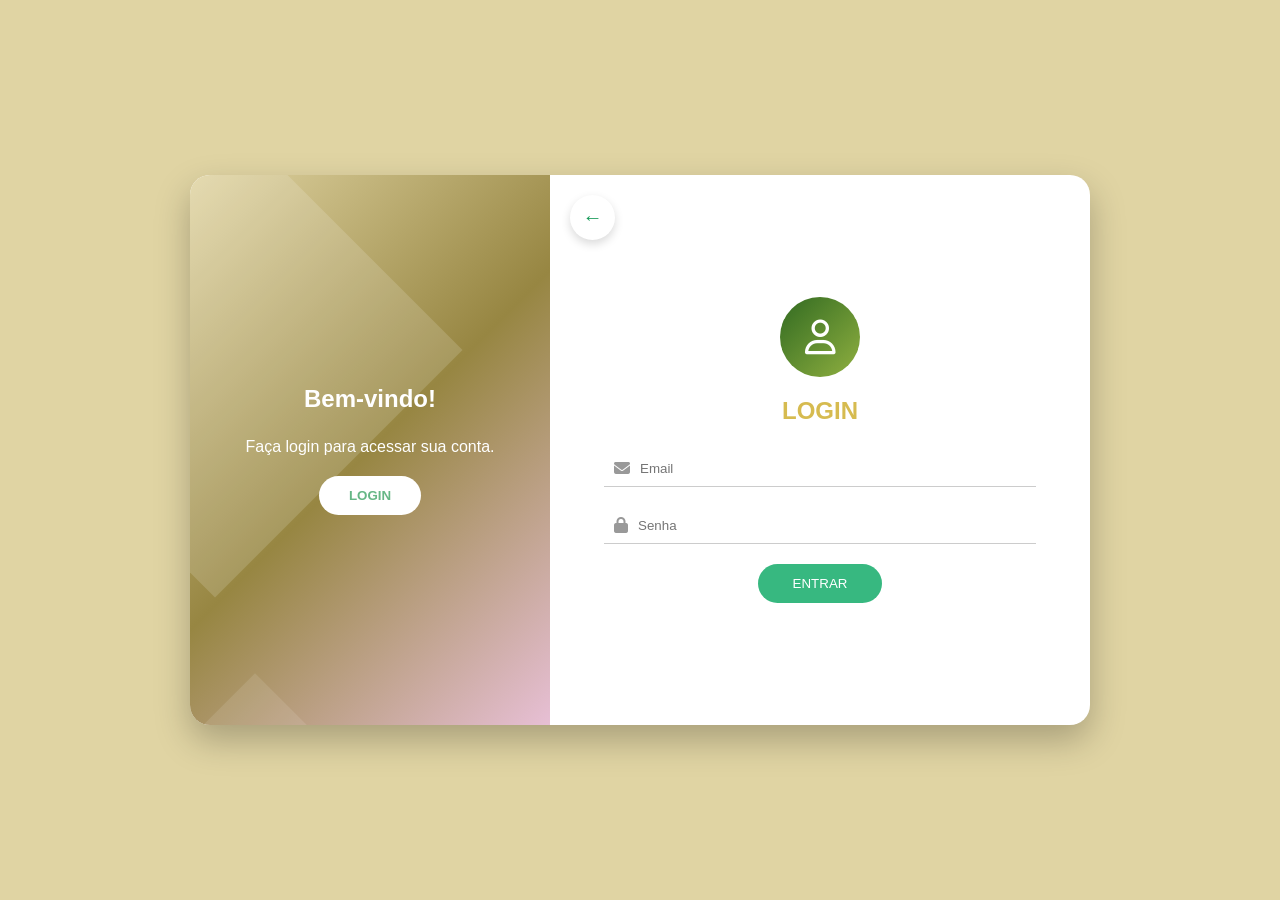
<file: loginEcadastro.html>
<!DOCTYPE html>
<html lang="pt-BR">
<head>
    <meta charset="UTF-8">
    <meta name="viewport" content="width=device-width, initial-scale=1.0">
    <title>Login e Cadastro</title>

    <link rel="stylesheet" href="css/LogineCadastro.css">

    <link rel="stylesheet"
    href="https://cdnjs.cloudflare.com/ajax/libs/font-awesome/6.5.1/css/all.min.css">
</head>
<body>

<div class="container" id="container">

    <!-- Painel esquerdo -->
    <div class="overlay">

        <div class="overlay-content">

            <div class="panel login-panel">
                <h2>Bem-vindo!</h2>
                <p>Faça login para acessar sua conta.</p>
                <button id="showLogin">LOGIN</button>
            </div>

            <div class="panel register-panel">
                <h2>Olá!</h2>
                <p>Crie sua conta gratuitamente.</p>
                <button id="showRegister">CADASTRAR</button>
            </div>

        </div>

    </div>

    <!-- Formulário Login -->
    <div class="form-container login">
<a href="index.html" class="btn-voltar">
    ← 
</a>
        <form>
            <div class="icon">
                <i class="fa-regular fa-user"></i>
            </div>

            <h2>LOGIN</h2>

            <div class="input-box">
                <i class="fa-solid fa-envelope"></i>
                <input type="email" placeholder="Email">
            </div>

            <div class="input-box">
                <i class="fa-solid fa-lock"></i>
                <input type="password" placeholder="Senha">
            </div>

            <button type="submit">ENTRAR</button>
        </form>
       
    </div>

    <!-- Formulário Cadastro -->
    <div class="form-container register">
<a href="index.html" class="btn-voltar">
    ← 
</a>
        <form>
            <div class="icon">
                <i class="fa-solid fa-user-plus"></i>
            </div>

            <h2>CADASTRO</h2>

            <div class="input-box">
                <i class="fa-solid fa-user"></i>
                <input type="text" placeholder="Nome">
            </div>

            <div class="input-box">
                <i class="fa-solid fa-envelope"></i>
                <input type="email" placeholder="Email">
            </div>

            <div class="input-box">
                <i class="fa-solid fa-lock"></i>
                <input type="password" placeholder="Senha">
            </div>

            <button type="submit">CRIAR CONTA</button>
        </form>

    </div>

</div>

<script src="script.js"></script>

</body>
</html>
</file>
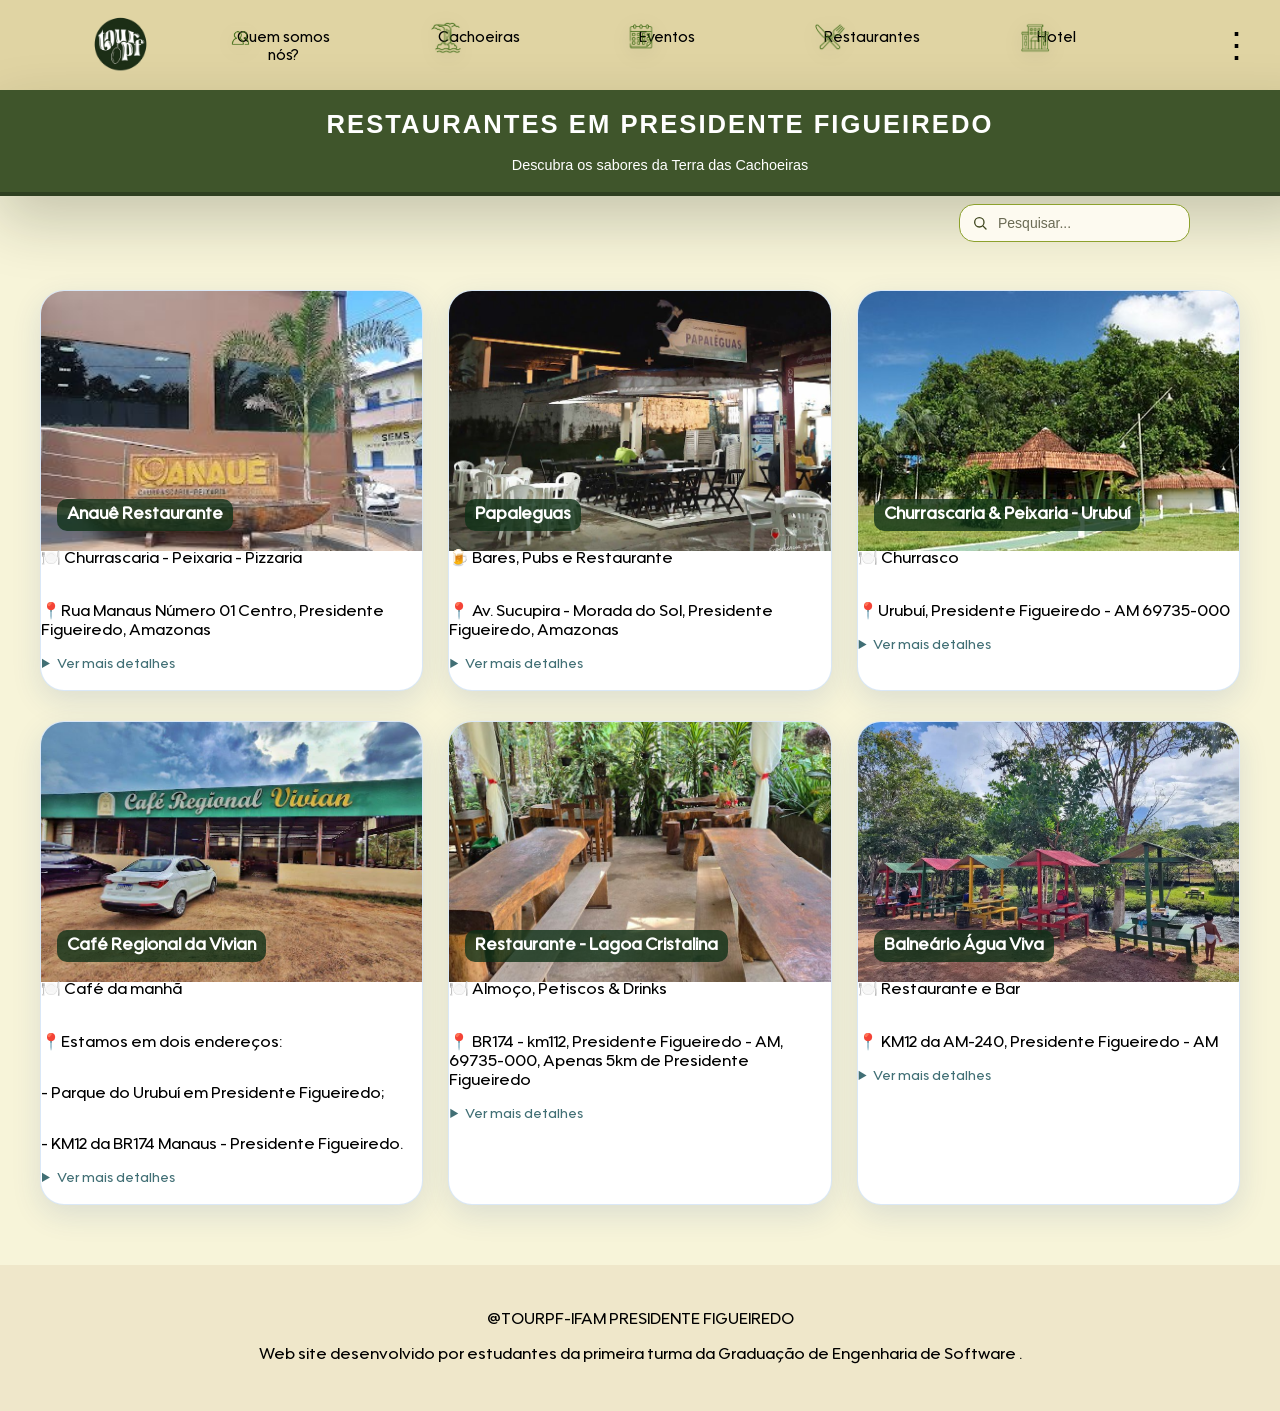
<file: restaurante.html>
<!DOCTYPE html>
<html lang="pt-BR">
<head>
  <meta charset="UTF-8" />
  <meta name="viewport" content="width=device-width, initial-scale=1.0"/>
  
  <title>Restaurantes - Presidente Figueiredo</title>

  <link rel="stylesheet" href="css/restaurante.css">
</head>

<body>
    
 <header class="cabeçario">

        <ul>
            <a href="index.html">
            <img src="imgPrincipal/tourpf.png" alt="logo" width="60px">
            </a>
            <img class="nós-icon" src="imgPrincipal/nós.png" alt="hotel" width="20px">
            <li><a href="sobrenos.html">Quem somos nós?</a></li>
            
            <img class="cachoeira-icon" src="imgPrincipal/cachoeira.png" alt="hotel" width="30px">
            <li><a href="cachoeiras.html">Cachoeiras</a></li>

            <img class="eventos-icon" src="imgPrincipal/eventos.png" alt="hotel" width="30px">
            <li><a href="eventos.html">Eventos</a></li>

            <img class="comida-icon" src="imgPrincipal/comida.png" alt="hotel" width="30px">
            <li><a href="restaurante.html">Restaurantes</a></li>

            <img class="hotel-icon" src="imgPrincipal/hoteis.png" alt="hotel" width="30px">
            <li><a href="hotel.html">Hotel</a></li>
        </ul>
        
    <div class="menu-container">
    <button class="menu-btn" onclick="toggleMenu()">⋮</button>

    <div class="login-box" id="loginBox">
        <h3>Área do Usuário</h3>
        <p>Faça login para acessar recursos exclusivos.</p>
   <button class="btn-login"
     onclick="window.location.href='loginEcadastro.html'">
    Login
</button>
    </div>
</div>
    </header>


    <div class="divisoria">
      <h1> Restaurantes em Presidente Figueiredo</h1>
      <p>Descubra os sabores da Terra das Cachoeiras</p>
    </div>
    
    <!-- Barra de pesquisa abaixo da divisoria -->
    <div class="barra-pesquisa">
      <form action="/" method="get">
        <input type="search" name="q" placeholder="Pesquisar...">
      </form>
    </div>

     <div class="container">

    <div class="card">
        <div class="carrossel">
          <img src="imgrestaurante/anaue/frente.jpg">
          <img src="imgrestaurante/anaue/comida-anaue.jpg">
          <img src="imgrestaurante/anaue/restaurante-anaue.jpg">
        </div>

      <h2>Anauê Restaurante</h2>

      <p>🍽️ Churrascaria - Peixaria - Pizzaria</p>
      <p>📍Rua Manaus Número 01 Centro, Presidente Figueiredo, Amazonas </p>
      <details>
        <summary>Ver mais detalhes</summary>
        <p>⏰ Segunda a Sábado 11h ~ 15h</p>
        <p>📞 (92) 99479-1289</p>
        <p>💵 R$ 40 - 60 por pessoa</p>
      </details>

    </div>

    <div class="card">

       <div class="carrossel">
          <img src="imgrestaurante/papaleguas/frente.jpg">
          <img src="imgrestaurante/papaleguas/comida.jpg">
        </div>
      <h2>Papaleguas</h2>

      <p>🍺 Bares, Pubs e Restaurante</p>
      <p>📍 Av. Sucupira - Morada do Sol, Presidente Figueiredo, Amazonas</p>
      <details>
        <summary>Ver mais detalhes</summary>
        <p>⏰ Segunda a Domingo 18h ~ 00h</p>
        <p>📞 (92) 99268-9498</p>
        <p>💵 R$ 20 - 40 por pessoa</p>
        <p>🛵 Entregas das 18h ~ 00h</p>
      </details>


    </div>

    <div class="carta">

       <div class="carrossel">
          <img src="imgrestaurante/urubui-restaurante/frente.jpg">
          <img src="imgrestaurante/urubui-restaurante/ambiente.jpg">
          <img src="imgrestaurante/urubui-restaurante/comida.jpg">
        </div>

      <h2>Churrascaria & Peixaria - Urubuí</h2>
      <p>🍽️ Churrasco </p>
      <p>📍Urubuí, Presidente Figueiredo - AM 69735-000</p>
      <details>
        <summary>Ver mais detalhes</summary>
        <p>⏰ Domingos as Quintas 11:30h ~ 17h</p>
        <p>⏰ Sextas aos Sábados 11:30h ~ 22h </p>
        <p>📞 (92) 99127-0007</p>
        <p>💵 R$ 40 - 60 por pessoa</p>
      </details>

    </div>
    <div class="carta">

       <div class="carrossel">
          <img src="imgrestaurante/vivian/frente.jpg">
          <img src="imgrestaurante/vivian/comida.jpg">
          <img src="imgrestaurante/vivian/cardapio.jpg">
        </div>

      <h2>Café Regional da Vivian</h2>
      <p>🍽️ Café da manhã</p>
      <p>📍Estamos em dois endereços:</p>
      <p> - Parque do Urubuí em Presidente Figueiredo;</p>
      <p> - KM12 da BR174 Manaus - Presidente Figueiredo.</p>
      <details>
        <summary>Ver mais detalhes</summary>
        <p>⏰ Presidente Figueiredo - Segunda a Domingo 06h ~ 18:40h</p>
        <p>⏰ KM12 da BR174 - Segunda a Domingo 06h ~ 18h</p>
        <p>📞 (92) 98526-9710</p>
        <p>💵 R$ 20 - 40 por pessoa</p>
      </details>

    </div>
    <div class="card">

       <div class="carrossel">
          <img src="imgrestaurante/lagoa-cristalina/lugar.jpg">
          <img src="imgrestaurante/lagoa-cristalina/cardapio.jpg">
          <img src="imgrestaurante/lagoa-cristalina/mesas.jpg">
        </div>

      <h2>Restaurante - Lagoa Cristalina</h2>
      <p>🍽️ Almoço, Petiscos & Drinks</p>
      <p>📍 BR174 - km112, Presidente Figueiredo - AM, 69735-000, Apenas 5km de Presidente Figueiredo</p>
      <details>
        <summary>Ver mais detalhes</summary>
        <p>⏰ Terça a Domingo 07h ~ 17h</p>
        <p>📞 (92) 99428-7612</p>
        <p>💵 R$ 25 por pessoa</p>
      </details>

    </div>
<div class="card">
       <div class="carrossel">
          <img src="imgrestaurante/balneario/frente.jpg">
          <img src="imgrestaurante/balneario/comida.jpg">
          <img src="imgrestaurante/balneario/placascool.jpg">
        </div>

      <h2>Balneário Água Viva</h2>
      <p>🍽️ Restaurante e Bar</p>
      <p>📍 KM12 da AM-240, Presidente Figueiredo - AM</p>
      <details>
        <summary>Ver mais detalhes</summary>
        <p>⏰ Terça a Domingo 09h ~ 17h</p>
        <p>📞 (92) 99320-6266</p>
        <p>💵 R$ 20 - 40 por pessoa</p>
      </details>
    </div>
  </div>
  <footer>
        <p>@TOURPF-IFAM PRESIDENTE FIGUEIREDO</p>
        <p>Web site desenvolvido por estudantes da primeira turma da Graduação de Engenharia de Software .</p>
    </footer>
     <!--script para o menu de login-->
      <script>
function toggleMenu(){
    document
        .getElementById("loginBox")
        .classList.toggle("active");
}

document.addEventListener("click", function(e){

    const box = document.getElementById("loginBox");
    const btn = document.querySelector(".menu-btn");

    if(
        !box.contains(e.target) &&
        !btn.contains(e.target)
    ){
        box.classList.remove("active");
    }
});
</script>

</body>
</html>
</file>
<file: css/style.css>
@font-face {
    font-family:'Utendo';
    src: url('../font/Utendo-Regular.ttf') format('truetype');
}

@font-face {
    font-family:'UtendoBold';
    src: url('../font/Utendo-Bold.ttf') format('truetype');
}

html, body {
    margin: 0;
    padding: 0;
    background-color: #f7f4d9;
    overflow-x: hidden;
    box-sizing: border-box;
}

.logo {
    display: flex;
    justify-content: center;
    align-items: center;
}

.logo img {
    filter: drop-shadow(0 4px 10px rgba(0,0,0,0.15));
}

.hotel-icon {
    margin-top: -15px;
    margin-right: -150px;
    display: flex;
    justify-content: center;
    align-items: center;
    margin-left: -10px;
    position: relative;
    filter: drop-shadow(0 4px 10px rgba(0,0,0,0.15));
}

.cachoeira-icon {
    margin-top: -15px;
    margin-right: -140px;
    display: flex;
    justify-content: center;
    align-items: center;
    margin-left: -10px;
    position: relative;
    filter: drop-shadow(0 4px 10px rgba(0,0,0,0.15));
}

.eventos-icon {
    margin-top: -15px;
    margin-right: -146px;
    display: flex;
    justify-content: center;
    align-items: center;
    margin-left: -10px;
    position: relative;
    filter: drop-shadow(0 4px 10px rgba(0,0,0,0.15));
}

.nós-icon {
    margin-top: -15px;
    margin-right: -125px;
    display: flex;
    justify-content: center;
    align-items: center;
    margin-left: -10px;
    position: relative;
    filter: drop-shadow(0 4px 10px rgba(0,0,0,0.15));
}

.comida-icon {
    margin-top: -15px;
    margin-right: -130px;
    display: flex;
    justify-content: center;
    align-items: center;
    margin-left: -10px;
    position: relative;
    filter: drop-shadow(0 4px 10px rgba(0,0,0,0.15));
}

.cabeçario {
    background: #e0d4a3;
    padding: 0;
    display: flex;
    justify-content: space-around;
    align-items: center;
    font-size: 15px;
    width: 100%;
    height: 90px;
    box-shadow: 0 3px 15px rgba(0,0,0,0.15);
    box-sizing: border-box;
}

ul {
    list-style-type: none;
    margin: 0;
    padding: 0 90px;
    display: flex;
    width: 100%;
    justify-content: space-between;
    align-items: center;
}

/* barra de pesquisa abaixo do menu */
.barra-pesquisa {
    width: 100%;
    display: flex;
    justify-content: center;
    padding: 12px 90px;
    box-sizing: border-box;
    background: linear-gradient(90deg, #3f461e 0%, #3f461e 100%);
    box-shadow: 0 2px 8px rgba(0, 0, 0, 0.12);
}
.barra-pesquisa form {
    display: flex;
    align-items: center;
    width: 100%;
    max-width: 900px;
}

.barra-pesquisa input[type="search"] {
    width: 100%;
    height: 34px;
    background-color: #fdfaf0;
    background-image: url("data:image/svg+xml,%3Csvg xmlns='http://www.w3.org/2000/svg' viewBox='0 0 24 24' fill='none' stroke='%233f461e' stroke-width='2' stroke-linecap='round' stroke-linejoin='round'%3E%3Ccircle cx='11' cy='11' r='7'/%3E%3Cline x1='21' y1='21' x2='16.65' y2='16.65'/%3E%3C/svg%3E");
    background-repeat: no-repeat;
    background-position: 12px center;
    background-size: 16px 16px;
    color: #2f3418;
    border: none;
    padding: 0 16px 0 42px;
    border-radius: 6px;
    font-size: 14px;
    box-sizing: border-box;
    outline: none;
    -webkit-appearance: none;
    appearance: none;
}
.barra-pesquisa input[type="search"]::placeholder { color: #6b6b55; }

.barra-pesquisa input[type="search"]::-webkit-search-decoration,
.barra-pesquisa input[type="search"]::-webkit-search-cancel-button,
.barra-pesquisa input[type="search"]::-webkit-search-results-button,
.barra-pesquisa input[type="search"]::-webkit-search-results-decoration {
    -webkit-appearance: none;
}
ul li a {
    margin-top: 50px;
    height: 80px;
    width: 100px;
    font-family: 'Utendo', sans-serif;
    display: block;
    color: rgb(0, 0, 0);
    text-align: center;
    padding: 14px 16px;
    text-decoration: none;
}

li a {
    display: block;
    color: black;
    padding: 8px 16px;
    text-decoration: none;
}

a:hover {
    color: #697240;
}

.active {
    background-color: #04AA6D;
    color: white;
}

input[type="radio"] {
    display: none;
}
/*login e cadastro no header*/
.menu-container{
    position:relative;
    margin-right:20px;
}

.menu-btn{
    border:none;
    background:none;
    font-size:35px;
    cursor:pointer;
}

.login-box{
    position:absolute;
    top:55px;
    right:0;

    width:250px;
    background:white;
    border-radius:15px;
    padding:20px;

    box-shadow:0 10px 25px rgba(0,0,0,.2);

    opacity:0;
    visibility:hidden;
    transform:translateY(-20px);

    transition:all .4s ease;
    z-index:1000;
}

.login-box.active{
    opacity:1;
    visibility:visible;
    transform:translateY(0);
}

.login-box h3{
    color:#8da84a;
    margin-bottom:10px;
}

.login-box p{
    font-size:14px;
    margin-bottom:15px;
}

.btn-login{
    width:100%;
    padding:12px;

    border:none;
    border-radius:25px;

    background:#e0d4a3;
    color:white;

    cursor:pointer;
    transition:.3s;
}

.btn-login:hover{
    transform:scale(1.05);
}
/* login e cadastro no header*/

.carrossel {
    width: 100%;
    min-height: 95vh;
    display: flex;
    justify-content: center;
    align-items: center;
    position: relative;
    overflow: hidden;
}

.slides-container {
    position: relative;
    width: 100%;
    height: 95vh;
}

.slide-item {
    position: absolute;
    top: 32%;
    border-radius: 10px;
    overflow: hidden;
    transition: all 0.5s ease;
    width: 230px;
    height: 330px;
    left: 50%;
    transform: translate(-50%, -50%);
    opacity: 0;
    z-index: 0;
}

.slide-item img {
    width: 100%;
    height: 100%;
    object-fit: cover;
    display: block;
}

#s1:checked ~ .slides-container #slide1,
#s2:checked ~ .slides-container #slide2,
#s3:checked ~ .slides-container #slide3,
#s4:checked ~ .slides-container #slide4 {
    width: 640px;
    height: 360px;
    left: 50%;
    transform: translate(-50%, -50%);
    opacity: 1;
    z-index: 10;
    box-shadow: 0 10px 30px rgba(0,0,0,0.35);
}

#s1:checked ~ .slides-container #slide4,
#s2:checked ~ .slides-container #slide1,
#s3:checked ~ .slides-container #slide2,
#s4:checked ~ .slides-container #slide3 {
    width: 230px;
    height: 330px;
    left: 100px;
    transform: translateY(-50%);
    opacity: 0.4;
    z-index: 2;
    clip-path: polygon(0 10%, 100% 0, 100% 100%, 0 90%);
    box-shadow: 0 15px 30px rgba(0,0,0,0.50);
}

#s1:checked ~ .slides-container #slide2,
#s2:checked ~ .slides-container #slide3,
#s3:checked ~ .slides-container #slide4,
#s4:checked ~ .slides-container #slide1 {
    width: 230px;
    height: 330px;
    right: 100px;
    left: auto;
    transform: translateY(-50%);
    opacity: 0.4;
    z-index: 2;
    clip-path: polygon(0 0, 100% 10%, 100% 90%, 0 100%);
    box-shadow: 0 15px 30px rgba(0,0,0,0.50);
}

.info {
    display: none;
    position: absolute;
    top: calc(32% + 210px);
    left: 50%;
    transform: translateX(-50%);
    width: 620px;
    font-family: 'Utendo';
}

#s1:checked ~ #info1,
#s2:checked ~ #info2,
#s3:checked ~ #info3,
#s4:checked ~ #info4 {
    display: block;
}

.info h1 {
    color: #2f3418;
    font-size: 26px;
    margin-bottom: 10px;
    font-family: 'UtendoBold';
}

.info p {
    color: #444;
    font-size: 16px;
    line-height: 1.5;
}

.dots {
    position: absolute;
    top: calc(32% + 190px);
    left: 50%;
    transform: translateX(-50%);
    display: flex;
    gap: 10px;
    z-index: 20;
}

.dot {
    width: 10px;
    height: 10px;
    border-radius: 50%;
    background: #3f461e;
    opacity: 0.3;
    cursor: pointer;
    transition: 0.3s;
    display: block;
}

#s1:checked ~ .dots label:nth-child(1),
#s2:checked ~ .dots label:nth-child(2),
#s3:checked ~ .dots label:nth-child(3),
#s4:checked ~ .dots label:nth-child(4) {
    opacity: 1;
    transform: scale(1.3);
}

.btn {
    position: absolute;
    width: 50px;
    height: 50px;
    border-radius: 50%;
    background: #3f461e;
    cursor: pointer;
    z-index: 20;
    top: 32%;
    transform: translateY(-50%);
    display: flex;
    align-items: center;
    justify-content: center;
    transition: 0.3s;
}

.btn:hover {
    background: #96a75c;
}

.p1, .p2, .p3, .p4,
.n1, .n2, .n3, .n4 {
    display: none;
}

#s1:checked ~ .p1,
#s2:checked ~ .p2,
#s3:checked ~ .p3,
#s4:checked ~ .p4 { display: flex; }

#s1:checked ~ .n1,
#s2:checked ~ .n2,
#s3:checked ~ .n3,
#s4:checked ~ .n4 { display: flex; }

.prev { left: 20px; }
.next { right: 20px; }

.btn svg {
    width: 28px;
    height: 28px;
    pointer-events: none;
}

.banner {
    position: relative;
    width: 100%;
    height: 300px;
    margin-top: 40px;
    overflow: hidden;
    animation: surgir 1s ease forwards;
}

@keyframes surgir {
    from {
        opacity: 0;
        transform: translateY(40px);
    }
    to {
        opacity: 1;
        transform: translateY(0);
    }
}

.banner img {
    width: 100%;
    height: 100%;
    object-fit: cover;
    opacity: 0.4;
}

.banner-frase {
    position: absolute;
    top: 50%;
    right: 8%;
    transform: translateY(-50%);
    text-align: right;
}

.banner-frase h1{
      font-family: 'UtendoBold';
    font-size: 30px;
    color: #2f3418;
    line-height: 1.4;
    max-width: 400px;
}

.banner-frase p {
    font-family: 'UtendoBold';
    font-size: 18px;
    color: #2f3418;
    line-height: 1.4;
    max-width: 400px;
}

footer {
    background: #efe7ca;
    text-align: center;
    padding: 30px;
    margin-top: 40px;
    font-family: 'Utendo', sans-serif;
}


/* ===== DESKTOP (acima de 1024px) ===== */
@media (min-width: 1025px) {

    .carrossel {
        min-height: 600px;
        padding-bottom: 0;
        padding-top: 40px;   /* ← adiciona isso */
    }
    .slides-container {
        height: 600px;
    }

    #s1:checked ~ .slides-container #slide1,
    #s2:checked ~ .slides-container #slide2,
    #s3:checked ~ .slides-container #slide3,
    #s4:checked ~ .slides-container #slide4 {
        width: 640px;
        height: 360px;
    }

    #s1:checked ~ .slides-container #slide4,
    #s2:checked ~ .slides-container #slide1,
    #s3:checked ~ .slides-container #slide2,
    #s4:checked ~ .slides-container #slide3 {
        opacity: 0.4;
        width: 230px;
        height: 330px;
        left: calc(50% - 560px);   /* ← ATUALIZADO */
        transform: translateY(-50%);
        pointer-events: auto;
    }

    #s1:checked ~ .slides-container #slide2,
    #s2:checked ~ .slides-container #slide3,
    #s3:checked ~ .slides-container #slide4,
    #s4:checked ~ .slides-container #slide1 {
        opacity: 0.4;
        width: 230px;
        height: 330px;
        left: calc(50% + 330px);   /* ← ATUALIZADO */
        right: auto;
        transform: translateY(-50%);
        pointer-events: auto;
    }

    .info {
        width: 620px;
        top: calc(32% + 250px);
    }


 .dots {
            top: calc(32% + 230px);   /* ← era +190px */
        }

    .banner {
        margin-top: 20px;
    }
}
/* ===== TABLET HORIZONTAL (821px até 1024px) ===== */
@media (min-width: 821px) and (max-width: 1024px) {

    

    ul {
        padding: 0 15px;
        gap: 8px;
    }

    ul li a {
        font-size: 13px;
        margin-top: 0;
        height: auto;
        padding: 8px 12px;
    }

    .hotel-icon, .cachoeira-icon, .eventos-icon,
    .nós-icon, .comida-icon {
        display: none;
    }

    #s1:checked ~ .slides-container #slide1,
    #s2:checked ~ .slides-container #slide2,
    #s3:checked ~ .slides-container #slide3,
    #s4:checked ~ .slides-container #slide4 {
        width: 420px;
        height: 240px;
    }

    #s1:checked ~ .slides-container #slide4,
    #s2:checked ~ .slides-container #slide1,
    #s3:checked ~ .slides-container #slide2,
    #s4:checked ~ .slides-container #slide3 {
        width: 180px;
        height: 210px;
        left: calc(50% - 290px);
        opacity: 0.4;
    }

    #s1:checked ~ .slides-container #slide2,
    #s2:checked ~ .slides-container #slide3,
    #s3:checked ~ .slides-container #slide4,
    #s4:checked ~ .slides-container #slide1 {
        width: 180px;
        height: 210px;
        right: calc(50% - 290px);
        left: auto;
        opacity: 0.4;
    }

    .info {
        width: 420px;
        top: calc(32% + 150px);
    }

    .dots {
        top: calc(32% + 130px);
    }

    .btn {
        top: 32%;
    }
}
/* ===== TABLET VERTICAL ===== */
@media (max-width: 1024px) and (orientation: portrait) {

 
  .banner {
     
        height: 200px;
        margin-top: -40vh;
    }

    .banner-frase p {
        font-size: 20px;
        max-width: 280px;
    }
    .cabeçario {
        height: auto;
        padding: 12px 0;
    }

    ul {
        flex-wrap: wrap;
        justify-content: center;
        padding: 0 10px !important;
        gap: 4px;
    }

    ul a:first-child {
        width: 100%;
        display: flex;
        justify-content: center;
        margin-bottom: 6px;
        order: -1;
    }

    ul li {
        display: flex;
        justify-content: center;
    }

    ul li a {
        margin-top: 0;
        height: auto;
        font-size: 12px;
        padding: 5px 10px;
        border-radius: 20px;
        background: rgba(0,0,0,0.06);
    }

    .hotel-icon, .cachoeira-icon, .eventos-icon,
    .nós-icon, .comida-icon {
        display: none !important;
    }

    .slide-item {
        top: 18%;
    }

    #s1:checked ~ .slides-container #slide4,
    #s2:checked ~ .slides-container #slide1,
    #s3:checked ~ .slides-container #slide2,
    #s4:checked ~ .slides-container #slide3,
    #s1:checked ~ .slides-container #slide2,
    #s2:checked ~ .slides-container #slide3,
    #s3:checked ~ .slides-container #slide4,
    #s4:checked ~ .slides-container #slide1 {
        opacity: 0;
        pointer-events: none;
    }

    #s1:checked ~ .slides-container #slide1,
    #s2:checked ~ .slides-container #slide2,
    #s3:checked ~ .slides-container #slide3,
    #s4:checked ~ .slides-container #slide4 {
        width: 80vw;
        height: 220px;
    }

    .dots {
        top: calc(18% + 125px);
    }

    .info {
        width: 80vw;
        top: calc(18% + 140px);
        font-size: 14px;
        left: 50%;
        transform: translateX(-50%);
    }

    .btn {
        top: 18%;
        width: 40px;
        height: 40px;
    }

    .prev { left: 8px; }
    .next { right: 8px; }
}


/* ===== CELULAR (até 600px) ===== */
@media (max-width: 600px) {

    .banner {
    height: 320px;
    margin-top: 20px;
}

.banner-frase h1 {
    font-size: 20px;
    max-width: 230px;
}

.banner-frase p {
    font-size: 14px;
    max-width: 230px;
}
     
    .cabeçario {
    position: relative;
    height: auto;
    padding: 12px 0;
    margin: 0;
    width: 100%;
}

.menu-container {
    position: absolute;
    top: 14px;
    right: 14px;
    margin-right: 0;
}
    ul {
        flex-wrap: wrap;
        justify-content: center;
        padding: 0 !important;
        gap: 4px;
        width: 100% !important;
        margin: 0 auto !important;
    }

    ul a:first-child {
        width: 100%;
        display: flex;
        justify-content: center;
        margin-bottom: 6px;
        order: -1;
    }

    ul li {
        display: flex;
        justify-content: center;
        padding: 0;
        margin: 0;
    }

    ul li a {
        font-size: 11px;
        padding: 4px 7px;
        margin-top: 0;
        height: auto;
        width: auto;
        border-radius: 20px;
        background: rgba(0,0,0,0.06);
    }

    .hotel-icon, .cachoeira-icon, .eventos-icon,
    .nós-icon, .comida-icon {
        display: none !important;
    }

    .carrossel {
    min-height: 500px;
}

.slides-container {
    height: 500px;
}

    .slide-item {
        top: 20%;
    }

    #s1:checked ~ .slides-container #slide4,
    #s2:checked ~ .slides-container #slide1,
    #s3:checked ~ .slides-container #slide2,
    #s4:checked ~ .slides-container #slide3,
    #s1:checked ~ .slides-container #slide2,
    #s2:checked ~ .slides-container #slide3,
    #s3:checked ~ .slides-container #slide4,
    #s4:checked ~ .slides-container #slide1 {
        opacity: 0;
        pointer-events: none;
    }

    #s1:checked ~ .slides-container #slide1,
    #s2:checked ~ .slides-container #slide2,
    #s3:checked ~ .slides-container #slide3,
    #s4:checked ~ .slides-container #slide4 {
        width: 85vw;
        height: 200px;
    }

    .dots {
        top: calc(20% + 110px);
    }

    .info {
        width: 85vw;
        font-size: 14px;
        top: calc(20% + 125px);
    }

    .info h1 {
        font-size: 20px;
    }

    .btn {
        top: 20%;
        transform: translateY(-50%);
        width: 38px;
        height: 38px;
    }

    .btn svg {
        width: 20px;
        height: 20px;
    }

    .prev { left: 8px; }
    .next { right: 8px; }
}

/* ===== NOTEBOOK (telas de notebook, ex: 1920x1080 com escala 150% = ~1280px de largura CSS) ===== */
@media (min-width: 1200px) and (max-width: 1366px) {

    ul li a {
        margin-left: 23px;
    }

}
</file>
<file: css/stylecacho.css>
@font-face {
    font-family:'Utendo';
    src: url('../font/Utendo-Regular.ttf') format('truetype');
}

@font-face {
    font-family:'UtendoBold';
    src: url('../font/Utendo-Bold.ttf') format('truetype');
}

html, body {
    margin: 0;
    padding: 0;
    background-color: transparent;
    overflow-x: hidden;
    box-sizing: border-box;
}

body {
    font-family: 'Poppins', sans-serif;
    color: #1A1A1A;
}

.logo {
    display: flex;
    justify-content: center;
    align-items: center;
}

.logo img {
    filter: drop-shadow(0 4px 10px rgba(0,0,0,0.15));
}

/* Grid de Cachoeiras - 3 colunas x 5 linhas */
.grid-cachoeiras {
    display: grid;
    grid-template-columns: repeat(3, 1fr);
    gap: 30px 25px;
    max-width: 1200px;
    margin: 20px auto 40px;
    padding: 20px;
}

.card-cachoeira {
    display: flex;
    flex-direction: column;
    gap: 0;
    background: #ffffff;
    border-radius: 24px;
    overflow: hidden;
    box-shadow: 0 10px 30px rgba(21, 80, 34, 0.12);
    border: 1px solid rgba(0, 0, 0, 0.16);
    transition: transform 0.25s ease, box-shadow 0.25s ease;
    cursor: pointer;
}

.card-cachoeira:hover {
    transform: translateY(-4px);
    box-shadow: 0 14px 40px rgba(0, 0, 0, 0.18);
}

/* barra de pesquisa abaixo do menu */
.barra-pesquisa {
    width: 100%;
    display: flex;
    justify-content: flex-end;
    padding: 8px 90px;
    box-sizing: border-box;
}
.barra-pesquisa form {
    display: flex;
    align-items: center;
    margin-left: auto;
}

.barra-pesquisa input[type="search"] {
    height: 38px;
    background-color: #fdfaf0;
    background-image: url("data:image/svg+xml,%3Csvg xmlns='http://www.w3.org/2000/svg' viewBox='0 0 24 24' fill='none' stroke='%233f461e' stroke-width='2' stroke-linecap='round' stroke-linejoin='round'%3E%3Ccircle cx='11' cy='11' r='7'/%3E%3Cline x1='21' y1='21' x2='16.65' y2='16.65'/%3E%3C/svg%3E");
    background-repeat: no-repeat;
    background-position: 12px center;
    background-size: 16px 16px;
    color: #2f3418;
    border: 1px solid #8ca12d;
    padding: 0 16px 0 38px;
    border-radius: 15px;
    font-size: 14px;
    box-sizing: border-box;
    outline: none;
    -webkit-appearance: none;
    appearance: none;
}
.barra-pesquisa input[type="search"]::placeholder { color: #6b6b55; }

.barra-pesquisa input[type="search"]::-webkit-search-decoration,
.barra-pesquisa input[type="search"]::-webkit-search-cancel-button,
.barra-pesquisa input[type="search"]::-webkit-search-results-button,
.barra-pesquisa input[type="search"]::-webkit-search-results-decoration {
    -webkit-appearance: none;
}
.modal {
    display: none;
    position: fixed;
    inset: 0;
    background: rgba(128, 112, 112, 0.7);
    z-index: 999;
    align-items: center;
    justify-content: center;
    padding: 24px;
}

.modal.active {
    display: flex;
}

.modal-content {
    width: min(900px, 100%);
    max-height: min(90vh, 800px);
    overflow-y: auto;
    background: #ffffff;
    border-radius: 24px;
    padding: 28px;
    position: relative;
    box-shadow: 0 20px 60px rgba(42, 94, 53, 0.25);
}

.modal-body h2 {
    margin-top: 0;
    font-size: 2rem;
    color: #000000;
    font-family: 'Utendo', sans-serif;
}

.modal-body p {
    margin: 16px 0;
    color: #000000;
    line-height: 1.75;
}

.modal-body p:last-child {
    margin-bottom: 0;
    font-family: 'Utendo', sans-serif;
}

#modal-features p {
    margin: 8px 0;
    color: #000000;
    font-family: 'Utendo', sans-serif;
}

.modal-gallery {
    display: grid;
    grid-template-columns: repeat(2, minmax(0, 1fr));
    gap: 14px;
    margin-top: 18px;
}

.modal-gallery img {
    width: 100%;
        height: 300px;
    display: block;
}

.modal .close {
    position: absolute;
    top: 16px;
    right: 18px;
    background: transparent;
    border: none;
    font-size: 2rem;
    line-height: 1;
    color: #33415c;
    cursor: pointer;
}

@media (max-width: 720px) {
    .modal-gallery {
        grid-template-columns: 1fr;
    }
}

.modal {
    display: none;
    position: fixed;
    inset: 0;
    background: rgba(0, 0, 0, 0.7);
    z-index: 999;
    align-items: center;
    justify-content: center;
    padding: 24px;
}

.modal.active {
    display: flex;
}

.modal-content {
    width: min(900px, 100%);
    max-height: min(90vh, 800px);
    overflow-y: auto;
    background: #ffffff;
    border-radius: 24px;
    padding: 28px;
    position: relative;
    box-shadow: 0 20px 60px rgba(0, 0, 0, 0.25);
}

.modal-body h2 {
    margin-top: 0;
    font-size: 2rem;
    color: #0d3b72;
}

.modal-body p {
    margin: 16px 0;
    color: #22406d;
    line-height: 1.75;
}

.modal-body p:last-child {
    margin-bottom: 0;
}

#modal-features p {
    margin: 8px 0;
    color: #0e3c72;
}

.modal-gallery {
    display: grid;
    grid-template-columns: repeat(2, minmax(0, 1fr));
    gap: 14px;
    margin-top: 18px;
}

.modal-gallery img {
    width: 100%;
        height: 300px;
    display: block;
}

.modal .close {
    position: absolute;
    top: 16px;
    right: 18px;
    background: transparent;
    border: none;
    font-size: 2rem;
    line-height: 1;
    color: #33415c;
    cursor: pointer;
}

@media (max-width: 720px) {
    .modal-gallery {
        grid-template-columns: 1fr;
    }
}

.card-img {
    position: relative;
    width: 100%;
    height: 260px;
    overflow: hidden;
}

.card-img img {
    width: 100%;
    height: 100%;
    object-fit: cover;
    display: block;
}

.card-titulo {
    position: absolute;
    bottom: 12px;
    left: 12px;
    color: #ffffff;
    font-weight: 700;
    font-size: 17px;
    line-height: 1.3;
    display: inline-block;
    padding: 5px 10px;
    background: rgba(14, 48, 22, 0.78);
    border-radius: 10px;
    max-width: calc(100% - 34px);
    text-shadow: none;
    font-family: 'Utendo', sans-serif;
}

.card-info {
    padding: 18px 20px 24px;
    font-size: 15px;
    line-height: 1.7;
    color: #000000;
    background: #ffffff;
}

.card-info p {
    margin: 0 0 10px;
    font-family: 'Utendo', sans-serif;
}

.card-info strong {
    display: block;
    margin-bottom: 10px;
    font-weight: 700;
    color: #124432;
}

/* Responsivo */
@media (max-width: 1024px) {
    .grid-cachoeiras {
        grid-template-columns: repeat(2, 1fr);
    }
}

@media (max-width: 600px) {
    body {
        padding: 15px 20px;
    }
    
    .grid-cachoeiras {
        grid-template-columns: 1fr;
    }
}
@font-face {
    font-family:'Utendo';
    src: url('../font/Utendo-Regular.ttf') format('truetype');
}

@font-face {
    font-family:'UtendoBold';
    src: url('../font/Utendo-Bold.ttf') format('truetype');
}

html, body {
    margin: 0;
    padding: 0;
    background-color: #f7f4d9;
    overflow-x: hidden;
    box-sizing: border-box;
}

.logo {
    display: flex;
    justify-content: center;
    align-items: center;
}

.logo img {
    filter: drop-shadow(0 4px 10px rgba(0,0,0,0.15));
}

.hotel-icon {
    margin-top: -15px;
    margin-right: -150px;
    display: flex;
    justify-content: center;
    align-items: center;
    margin-left: -10px;
    position: relative;
    filter: drop-shadow(0 4px 10px rgba(0,0,0,0.15));
}

.cachoeira-icon {
    margin-top: -15px;
    margin-right: -140px;
    display: flex;
    justify-content: center;
    align-items: center;
    margin-left: -10px;
    position: relative;
    filter: drop-shadow(0 4px 10px rgba(0,0,0,0.15));
}

.eventos-icon {
    margin-top: -15px;
    margin-right: -146px;
    display: flex;
    justify-content: center;
    align-items: center;
    margin-left: -10px;
    position: relative;
    filter: drop-shadow(0 4px 10px rgba(0,0,0,0.15));
}

.nós-icon {
    margin-top: -15px;
    margin-right: -125px;
    display: flex;
    justify-content: center;
    align-items: center;
    margin-left: -10px;
    position: relative;
    filter: drop-shadow(0 4px 10px rgba(0,0,0,0.15));
}

.comida-icon {
    margin-top: -15px;
    margin-right: -130px;
    display: flex;
    justify-content: center;
    align-items: center;
    margin-left: -10px;
    position: relative;
    filter: drop-shadow(0 4px 10px rgba(0,0,0,0.15));
}

.cabeçario {
    background: #e0d4a3;
    padding: 0;
    display: flex;
    justify-content: space-around;
    align-items: center;
    font-size: 15px;
    width: 100%;
    height: 90px;
    box-shadow: 0 3px 15px rgba(0,0,0,0.15);
    box-sizing: border-box;
}

.divisoria {
    width: 100%;
    max-width: none;
    margin: 0;
    padding: 20px 20px 14px;
    background: #3f552b;
    border: none;
    border-bottom: 4px solid #2e3f21;
    border-radius: 0;
    box-shadow: 0 24px 60px rgba(25, 34, 18, 0.22);
    text-align: center;
}


.divisoria > * {
    position: relative;
    z-index: 1;
}

.divisoria h1 {
    margin: 0;
    font-size: clamp(1.5rem, 2vw, 2.25rem);
    color: #ffffff;
    text-transform: uppercase;
    letter-spacing: 0.08em;
    text-align: center;
}

.divisoria p {
    margin: 14px auto 0;
    max-width: 760px;
    color: #ffffff;
    font-size: 0.9rem;
    line-height: 1.75;
    text-align: center;
}

ul {
    list-style-type: none;
    margin: 0;
    padding: 0 90px;
    display: flex;
    width: 100%;
    justify-content: space-between;
    align-items: center;
}

ul li a {
    margin-top: 50px;
    height: 80px;
    width: 100px;
    font-family: 'Utendo', sans-serif;
    display: block;
    color: rgb(0, 0, 0);
    text-align: center;
    padding: 14px 16px;
    text-decoration: none;
}

li a {
    display: block;
    color: black;
    padding: 8px 16px;
    text-decoration: none;
}

a:hover {
    color: #697240;
}

.active {
    background-color: rgba(0, 0, 0, 0.12);
    color: white;
}

li a {
    display: block;
    color: black;
    padding: 8px 16px;
    text-decoration: none;
}

a:hover {
    color: #697240;
}

/*login e cadastro no header*/
.menu-container{
    position:relative;
    margin-right:20px;
}

.menu-btn{
    border:none;
    background:none;
    font-size:35px;
    cursor:pointer;
}

.login-box{
    position:absolute;
    top:55px;
    right:0;

    width:250px;
    background:white;
    border-radius:15px;
    padding:20px;

    box-shadow:0 10px 25px rgba(0,0,0,.2);

    opacity:0;
    visibility:hidden;
    transform:translateY(-20px);

    transition:all .4s ease;
    z-index:1000;
}

.login-box.active{
    opacity:1;
    visibility:visible;
    transform:translateY(0);
}

.login-box h3{
    color:#8da84a;
    margin-bottom:10px;
}

.login-box p{
    font-size:14px;
    margin-bottom:15px;
}

.btn-login{
    width:100%;
    padding:12px;

    border:none;
    border-radius:25px;

    background:#e0d4a3;
    color:white;

    cursor:pointer;
    transition:.3s;
}

.btn-login:hover{
    transform:scale(1.05);
}
/* login e cadastro no header*/
.active {
    background-color: rgba(0, 0, 0, 0.60);
    color: white;
}

footer {
    background: #efe7ca;
    text-align: center;
    padding: 30px;
    margin-top: 40px;
    font-family: 'Utendo', sans-serif;
}

@media (max-width: 1024px) and (orientation: portrait) {
    .cabeçario {
        height: auto;
        padding: 12px 0;
    }

    ul {
        flex-wrap: wrap;
        justify-content: center;
        padding: 0 10px !important;
        gap: 4px;
    }

    ul a:first-child {
        width: 100%;
        display: flex;
        justify-content: center;
        margin-bottom: 6px;
        order: -1;
    }

    ul li {
        display: flex;
        justify-content: center;
    }

    ul li a {
        margin-top: 0;
        height: auto;
        font-size: 12px;
        padding: 5px 10px;
        border-radius: 20px;
        background: rgba(0,0,0,0.06);
    }

    .hotel-icon, .cachoeira-icon, .eventos-icon,
    .nós-icon, .comida-icon {
        display: none !important;
    }
}

@media (max-width: 600px) {
    .cabeçario {
        height: auto;
        padding: 12px 0;
        margin: 0;
        width: 100%;
    }

    ul {
        flex-wrap: wrap;
        justify-content: center;
        padding: 0 !important;
        gap: 4px;
        width: 100% !important;
        margin: 0 auto !important;
    }

    ul a:first-child {
        width: 100%;
        display: flex;
        justify-content: center;
        margin-bottom: 6px;
        order: -1;
    }

    ul li {
        display: flex;
        justify-content: center;
        padding: 0;
        margin: 0;
    }

    ul li a {
        font-size: 11px;
        padding: 4px 7px;
        margin-top: 0;
        height: auto;
        width: auto;
        border-radius: 20px;
        background: rgba(0,0,0,0.06);
    }

    .hotel-icon, .cachoeira-icon, .eventos-icon,
    .nós-icon, .comida-icon {
        display: none !important;
    }

    .divisoria {
        padding: 16px 12px 12px;
        width: 100%;
        box-sizing: border-box;
    }

    .divisoria h1 {
        font-size: 22px !important;
        letter-spacing: 0.03em;
        word-wrap: break-word;
    }

    .divisoria p {
        font-size: 0.8rem;
        max-width: 100%;
        width: 100%;
        margin: 14px 0 0;
        padding: 0 10px;
        box-sizing: border-box;
        word-wrap: break-word;
    }
}
</file>
<file: css/style1.css>
@font-face {
    font-family:'Utendo';
    src: url('../font/Utendo-Regular.ttf') format('truetype');
}

@font-face {
    font-family:'UtendoBold';
    src: url('../font/Utendo-Bold.ttf') format('truetype');
}

html, body {
    margin: 0;
    padding: 0;
    background-color: #f7f4d9;
    overflow-x: hidden;
    box-sizing: border-box;
}

.logo {
    display: flex;
    justify-content: center;
    align-items: center;
}

.logo img {
    filter: drop-shadow(0 4px 10px rgba(0,0,0,0.15));
}

.hotel-icon {
    margin-top: -15px;
    margin-right: -150px;
    display: flex;
    justify-content: center;
    align-items: center;
    margin-left: -10px;
    position: relative;
    filter: drop-shadow(0 4px 10px rgba(0,0,0,0.15));
}

.cachoeira-icon {
    margin-top: -15px;
    margin-right: -140px;
    display: flex;
    justify-content: center;
    align-items: center;
    margin-left: -10px;
    position: relative;
    filter: drop-shadow(0 4px 10px rgba(0,0,0,0.15));
}

.eventos-icon {
    margin-top: -15px;
    margin-right: -146px;
    display: flex;
    justify-content: center;
    align-items: center;
    margin-left: -10px;
    position: relative;
    filter: drop-shadow(0 4px 10px rgba(0,0,0,0.15));
}

.nós-icon {
    margin-top: -15px;
    margin-right: -125px;
    display: flex;
    justify-content: center;
    align-items: center;
    margin-left: -10px;
    position: relative;
    filter: drop-shadow(0 4px 10px rgba(0,0,0,0.15));
}

.comida-icon {
    margin-top: -15px;
    margin-right: -130px;
    display: flex;
    justify-content: center;
    align-items: center;
    margin-left: -10px;
    position: relative;
    filter: drop-shadow(0 4px 10px rgba(0,0,0,0.15));
}

.cabeçario {
    background: #e0d4a3;
    padding: 0;
    display: flex;
    justify-content: space-around;
    align-items: center;
    font-size: 15px;
    width: 100%;
    height: 90px;
    box-shadow: 0 3px 15px rgba(0,0,0,0.15);
    box-sizing: border-box;
}

ul {
    list-style-type: none;
    margin: 0;
    padding: 0 90px;
    display: flex;
    width: 100%;
    justify-content: space-between;
    align-items: center;
}

ul li a {
    margin-top: 50px;
    height: 80px;
    width: 100px;
    font-family: 'Utendo', sans-serif;
    display: block;
    color: rgb(0, 0, 0);
    text-align: center;
    padding: 14px 16px;
    text-decoration: none;
}

li a {
    display: block;
    color: black;
    padding: 8px 16px;
    text-decoration: none;
}

a:hover {
    color: #697240;
}

.active {
    background-color: #04AA6D;
    color: white;
}

/*login e cadastro no header*/
.menu-container{
    position:relative;
    margin-right:20px;
}

.menu-btn{
    border:none;
    background:none;
    font-size:35px;
    cursor:pointer;
}

.login-box{
    position:absolute;
    top:55px;
    right:0;

    width:250px;
    background:white;
    border-radius:15px;
    padding:20px;

    box-shadow:0 10px 25px rgba(0,0,0,.2);

    opacity:0;
    visibility:hidden;
    transform:translateY(-20px);

    transition:all .4s ease;
    z-index:1000;
}

.login-box.active{
    opacity:1;
    visibility:visible;
    transform:translateY(0);
}

.login-box h3{
    color:#8da84a;
    margin-bottom:10px;
}

.login-box p{
    font-size:14px;
    margin-bottom:15px;
}

.btn-login{
    width:100%;
    padding:12px;

    border:none;
    border-radius:25px;

    background:#e0d4a3;
    color:white;

    cursor:pointer;
    transition:.3s;
}

.btn-login:hover{
    transform:scale(1.05);
}
/* login e cadastro no header*/

input[type="radio"] {
    display: none;
}

    .divisoria {
    width: 100%;
    max-width: none;
    margin: 0;
    padding: 20px 20px 14px;
    background: #3f552b;
    border: none;
    border-bottom: 4px solid #2e3f21;
    border-radius: 0;
    box-shadow: 0 24px 60px rgba(25, 34, 18, 0.22);
    text-align: center;
    font-family: 'Poppins', sans-serif;
}

/* barra de pesquisa abaixo do menu */
.barra-pesquisa {
    width: 100%;
    display: flex;
    justify-content: flex-end;
    padding: 8px 90px;
    box-sizing: border-box;
}
.barra-pesquisa form {
    display: flex;
    align-items: center;
    margin-left: auto;
}

.barra-pesquisa input[type="search"] {
    height: 38px;
    background-color: #fdfaf0;
    background-image: url("data:image/svg+xml,%3Csvg xmlns='http://www.w3.org/2000/svg' viewBox='0 0 24 24' fill='none' stroke='%233f461e' stroke-width='2' stroke-linecap='round' stroke-linejoin='round'%3E%3Ccircle cx='11' cy='11' r='7'/%3E%3Cline x1='21' y1='21' x2='16.65' y2='16.65'/%3E%3C/svg%3E");
    background-repeat: no-repeat;
    background-position: 12px center;
    background-size: 16px 16px;
    color: #2f3418;
    border: 1px solid #8ca12d;
    padding: 0 16px 0 38px;
    border-radius: 15px;
    font-size: 14px;
    box-sizing: border-box;
    outline: none;
    -webkit-appearance: none;
    appearance: none;
}
.barra-pesquisa input[type="search"]::placeholder { color: #6b6b55; }

.barra-pesquisa input[type="search"]::-webkit-search-decoration,
.barra-pesquisa input[type="search"]::-webkit-search-cancel-button,
.barra-pesquisa input[type="search"]::-webkit-search-results-button,
.barra-pesquisa input[type="search"]::-webkit-search-results-decoration {
    -webkit-appearance: none;
}
.divisoria > * {
    position: relative;
    z-index: 1;
}

.divisoria h1 {
    margin: 0;
    font-size: clamp(1.5rem, 2vw, 2.25rem);
    color: #ffffff;
    text-transform: uppercase;
    letter-spacing: 0.08em;
    text-align: center;
}

.divisoria p {
    margin: 14px auto 0;
    max-width: 760px;
    color: #ffffff;
    font-size: 0.9rem;
    line-height: 1.75;
    text-align: center;
}

    main{
    width:90%;
    margin:40px auto;
    display: grid;
    grid-template-columns: repeat(3, 1fr);
    gap: 25px;
}

.evento {
    position: relative;
    display: flex;
    flex-direction: column;
    gap: 0;
    background: #ffffff;
    border-radius: 24px;
    overflow: hidden;
    box-shadow: 0 10px 30px rgba(0, 0, 0, 0.12);
    border: 1px solid rgba(0, 0, 0, 0.16);
    transition: transform 0.25s ease, box-shadow 0.25s ease;
    cursor: pointer;
}

.evento:hover {
    transform: translateY(-4px);
    box-shadow: 0 14px 40px rgba(0, 0, 0, 0.18);
}

.evento img {
    width: 100%;
    height: 260px;
    object-fit: cover;
    border-radius: 0;
    display: block;
}

.texto {
    position: relative;
    flex: 1;
    padding: 18px 20px 24px;
}

.texto h2 {
    position: absolute;
    top: -52px;
    left: 12px;
    color: #ffffff;
    font-weight: 700;
    font-size: 17px;
    line-height: 1.3;
    display: inline-block;
    padding: 5px 10px;
    background: rgba(63, 85, 43, 0.85);
    border-radius: 10px;
    max-width: calc(100% - 34px);
    margin: 0;
    font-family: 'Utendo', sans-serif;
}

.texto p {
    font-family: 'Utendo', sans-serif;
    line-height: 1.6;
    margin: 0;
    font-size: 14px;
    color: #000000;
}
    @media(max-width:900px){
    nav ul{
    flex-direction:column;
    gap:15px;
    }
    
    .evento{
    flex-direction:column;
    }
    
    .evento img{
    width:100%;
    height:auto;
    }
    
    .banner-texto h2{
    font-size:35px;
    }
    
    .banner-texto p{
    font-size:18px;
    }
    }

    footer {
    background: #efe7ca;
    text-align: center;
    padding: 30px;
    margin-top: 40px;
    font-family: 'Utendo', sans-serif;
}

@media (max-width: 1024px) and (orientation: portrait) {
    .cabeçario {
        height: auto;
        padding: 12px 0;
    }

    ul {
        flex-wrap: wrap;
        justify-content: center;
        padding: 0 10px !important;
        gap: 4px;
    }

    ul a:first-child {
        width: 100%;
        display: flex;
        justify-content: center;
        margin-bottom: 6px;
        order: -1;
    }

    ul li {
        display: flex;
        justify-content: center;
    }

    ul li a {
        margin-top: 0;
        height: auto;
        font-size: 12px;
        padding: 5px 10px;
        border-radius: 20px;
        background: rgba(0,0,0,0.06);
    }

    .hotel-icon, .cachoeira-icon, .eventos-icon,
    .nós-icon, .comida-icon {
        display: none !important;
    }
}

@media (max-width: 600px) {
    .cabeçario {
        height: auto;
        padding: 12px 0;
        margin: 0;
        width: 100%;
    }

    ul {
        flex-wrap: wrap;
        justify-content: center;
        padding: 0 !important;
        gap: 4px;
        width: 100% !important;
        margin: 0 auto !important;
    }

    ul a:first-child {
        width: 100%;
        display: flex;
        justify-content: center;
        margin-bottom: 6px;
        order: -1;
    }

    ul li {
        display: flex;
        justify-content: center;
        padding: 0;
        margin: 0;
    }

    ul li a {
        font-size: 11px;
        padding: 4px 7px;
        margin-top: 0;
        height: auto;
        width: auto;
        border-radius: 20px;
        background: rgba(0,0,0,0.06);
    }

    .hotel-icon, .cachoeira-icon, .eventos-icon,
    .nós-icon, .comida-icon {
        display: none !important;
    }

    .divisoria {
        padding: 16px 12px 12px;
        width: 100%;
        box-sizing: border-box;
    }

    .divisoria h1 {
        font-size: 22px !important;
        letter-spacing: 0.03em;
        word-wrap: break-word;
    }

    .divisoria p {
        font-size: 0.8rem;
        max-width: 100%;
        width: 100%;
        margin: 14px 0 0;
        padding: 0 10px;
        box-sizing: border-box;
        word-wrap: break-word;
    }

    main {
        grid-template-columns: 1fr;
        width: 90%;
        gap: 40px;
    }
}
</file>
<file: css/hoteis.css>
/*pfv ninguém mexa nas minhas coisas, sujeito a ataques físicos não convencionais*/

@font-face {
    font-family:'Utendo';
    src:  url('../font/Utendo-Regular.ttf') format('truetype');
}

@font-face {
    font-family:'UtendoBold';
    src:  url('../font/Utendo-Bold.ttf') format('truetype');

}

html, body {
    margin: 0;
    padding: 0;
    background-color: #f7f4d9;
    overflow-x: hidden;
    box-sizing: border-box;
}

.logo {
    display: flex;
    justify-content: center;
    align-items: center;
}

.logo img {
    filter: drop-shadow(0 4px 10px rgba(0,0,0,0.15));
}

.hotel-icon {
    margin-top: -15px;
    margin-right: -150px;
    display: flex;
    justify-content: center;
    align-items: center;
    margin-left: -10px;
    position: relative;
    filter: drop-shadow(0 4px 10px rgba(0,0,0,0.15));
}

.cachoeira-icon {
    margin-top: -15px;
    margin-right: -140px;
    display: flex;
    justify-content: center;
    align-items: center;
    margin-left: -10px;
    position: relative;
    filter: drop-shadow(0 4px 10px rgba(0,0,0,0.15));
}

.eventos-icon {
    margin-top: -15px;
    margin-right: -146px;
    display: flex;
    justify-content: center;
    align-items: center;
    margin-left: -10px;
    position: relative;
    filter: drop-shadow(0 4px 10px rgba(0,0,0,0.15));
}

.nós-icon {
    margin-top: -15px;
    margin-right: -125px;
    display: flex;
    justify-content: center;
    align-items: center;
    margin-left: -10px;
    position: relative;
    filter: drop-shadow(0 4px 10px rgba(0,0,0,0.15));
}

.comida-icon {
    margin-top: -15px;
    margin-right: -130px;
    display: flex;
    justify-content: center;
    align-items: center;
    margin-left: -10px;
    position: relative;
    filter: drop-shadow(0 4px 10px rgba(0,0,0,0.15));
}

.cabeçario {
    background: #e0d4a3;
    padding: 0;
    display: flex;
    justify-content: space-around;
    align-items: center;
    font-size: 15px;
    width: 100%;
    height: 90px;
    box-shadow: 0 3px 15px rgba(0,0,0,0.15);
    box-sizing: border-box;
}

.divisoria {
    width: 100%;
    max-width: none;
    margin: 0;
    padding: 20px 20px 14px;
    background: #3f552b;
    border: none;
    border-bottom: 4px solid #2e3f21;
    border-radius: 0;
    box-shadow: 0 24px 60px rgba(25, 34, 18, 0.22);
    text-align: center;
    font-family: 'Poppins', sans-serif;
}

.divisoria > * {
    position: relative;
    z-index: 1;
}

.divisoria h1 {
    margin: 0;
    font-size: clamp(1.5rem, 2vw, 2.25rem);
    color: #ffffff;
    text-transform: uppercase;
    letter-spacing: 0.08em;
    text-align: center;
}

.divisoria p {
    margin: 14px auto 0;
    max-width: 760px;
    color: #ffffff;
    font-size: 0.9rem;
    line-height: 1.75;
    text-align: center;
}

/* barra de pesquisa abaixo do menu */
.barra-pesquisa {
    width: 100%;
    display: flex;
    justify-content: flex-end;
    padding: 8px 90px;
    box-sizing: border-box;
}
.barra-pesquisa form {
    display: flex;
    align-items: center;
    margin-left: auto;
}

.barra-pesquisa input[type="search"] {
    height: 38px;
    background-color: #fdfaf0;
    background-image: url("data:image/svg+xml,%3Csvg xmlns='http://www.w3.org/2000/svg' viewBox='0 0 24 24' fill='none' stroke='%233f461e' stroke-width='2' stroke-linecap='round' stroke-linejoin='round'%3E%3Ccircle cx='11' cy='11' r='7'/%3E%3Cline x1='21' y1='21' x2='16.65' y2='16.65'/%3E%3C/svg%3E");
    background-repeat: no-repeat;
    background-position: 12px center;
    background-size: 16px 16px;
    color: #2f3418;
    border: 1px solid #8ca12d;
    padding: 0 16px 0 38px;
    border-radius: 15px;
    font-size: 14px;
    box-sizing: border-box;
    outline: none;
    -webkit-appearance: none;
    appearance: none;
}
.barra-pesquisa input[type="search"]::placeholder { color: #6b6b55; }

.barra-pesquisa input[type="search"]::-webkit-search-decoration,
.barra-pesquisa input[type="search"]::-webkit-search-cancel-button,
.barra-pesquisa input[type="search"]::-webkit-search-results-button,
.barra-pesquisa input[type="search"]::-webkit-search-results-decoration {
    -webkit-appearance: none;
}
ul {
    list-style-type: none;
    margin: 0;
    padding: 0 90px;
    display: flex;
    width: 100%;
    justify-content: space-between;
    align-items: center;
}

ul li a {
    margin-top: 50px;
    height: 80px;
    width: 100px;
    font-family: 'Utendo', sans-serif;
    display: block;
    color: rgb(0, 0, 0);
    text-align: center;
    padding: 14px 16px;
    text-decoration: none;
}

li a {
    display: block;
    color: black;
    padding: 8px 16px;
    text-decoration: none;
}

.active {
  background-color: #04AA6D;
  color: white;
}

/*login e cadastro no header*/
.menu-container{
    position:relative;
    margin-right:20px;
}

.menu-btn{
    border:none;
    background:none;
    font-size:35px;
    cursor:pointer;
}

.login-box{
    position:absolute;
    top:55px;
    right:0;

    width:250px;
    background:white;
    border-radius:15px;
    padding:20px;

    box-shadow:0 10px 25px rgba(0,0,0,.2);

    opacity:0;
    visibility:hidden;
    transform:translateY(-20px);

    transition:all .4s ease;
    z-index:1000;
}

.login-box.active{
    opacity:1;
    visibility:visible;
    transform:translateY(0);
}

.login-box h3{
    color:#8da84a;
    margin-bottom:10px;
}

.login-box p{
    font-size:14px;
    margin-bottom:15px;
}

.btn-login{
    width:100%;
    padding:12px;

    border:none;
    border-radius:25px;

    background:#e0d4a3;
    color:white;

    cursor:pointer;
    transition:.3s;
}

.btn-login:hover{
    transform:scale(1.05);
}
/* login e cadastro no header*/
.hero {
    text-align: center;
    font-family: 'Utendo', sans-serif;
    font-size: 22px;
    padding-bottom: 5px;
}

.filter-container {
    max-width: 800px;
    margin: 40px auto;
    background-color: white;
    padding: 25px;
    border-radius: 10px;
    box-shadow: 0 8px 20px rgba(0, 0, 0, 0.15);
    border-top: 5px solid #D99126;
}

.filter-form {
    display: flex;
    flex-wrap: wrap;
    gap: 20px;
    align-items: center;
    justify-content: center;
}

.filter-group {
    flex: 1;
    min-width: 220px;
    display: flex;
    flex-direction: column;
    gap: 8px;
}

.filter-group label {
    font-family: 'UtendoBold', sans-serif;
    font-weight: 600;
    color: #1C3028;
    font-size: 14px;
}

.filter-group label i {
    color: #D99126;
    margin-right: 5px;
}

.filter-group input[type="date"] {
    padding: 10px;
    border: 1px solid #ccc;
    border-radius: 5px;
    outline: none;
    font-size: 15px;
    width: 100%;
    box-sizing: border-box;
}

input.filtro-radio {
    display: none !important;
}

.botoes-filtro {
    display: flex;
    gap: 10px;
    margin-top: 10px;
    flex-wrap: wrap;
}

.btn-opcao {
    background-color: #f4f4f4;
    color: #1C3028;
    border: 2px solid #ccc;
    padding: 8px 16px;
    font-size: 14px;
    font-weight: 600;
    border-radius: 20px;
    cursor: pointer;
    transition: all 0.3s ease;
    font-family: 'Utendo', sans-serif;
    display: inline-block;
    user-select: none;
}

.btn-opcao:hover {
    border-color: #D99126;
    color: #D99126;
    background-color: #fff9f0;
}

#filtro-todos:checked ~ .filter-container .btn-opcao[for="filtro-todos"],
#filtro-200:checked ~ .filter-container .btn-opcao[for="filtro-200"],
#filtro-300:checked ~ .filter-container .btn-opcao[for="filtro-300"],
#filtro-500:checked ~ .filter-container .btn-opcao[for="filtro-500"] {
    background-color: #D99126;
    color: white;
    border-color: #D99126;
    box-shadow: 0 4px 10px rgba(217, 145, 38, 0.3);
}

.dinamico-preco {
    font-weight: bold;
    color: #D99126;
    margin-left: 5px;
}

#filtro-todos:checked ~ .filter-container .dinamico-preco::after { content: "Mostrar Todos"; }
#filtro-200:checked ~ .filter-container .dinamico-preco::after { content: "R$ 200"; }
#filtro-300:checked ~ .filter-container .dinamico-preco::after { content: "R$ 300"; }
#filtro-500:checked ~ .filter-container .dinamico-preco::after { content: "R$ 500"; }

#filtro-200:checked ~ .hotels-section .hotel-card:not(.p-200) {
    display: none !important;
}

#filtro-300:checked ~ .hotels-section .hotel-card.p-500 {
    display: none !important;
}

.hotels-section {
    max-width: 1000px;
    margin: 40px auto 60px auto; 
    padding: 0 20px;
}

.hotels-section h3 {
    font-family: 'Utendo', sans-serif;
    color: #1C3028;
    font-size: 26px;
    text-align: center;
    margin-bottom: 35px;
    position: relative;
    padding-bottom: 10px;
}

.hotels-section h3::after {
    content: '';
    position: absolute;
    bottom: 0;
    left: 50%;
    transform: translateX(-50%);
    width: 60px;
    height: 4px;
    background-color: #D99126;
    border-radius: 2px;
}

.hotels-grid {
    display: flex;
    flex-direction: column;
    gap: 25px;
    width: 100%;
}

.hotel-card {
    display: flex;
    background-color: #ffffff;
    border-radius: 10px;
    overflow: hidden;
    box-shadow: 0 4px 15px rgba(0, 0, 0, 0.06);
    transition: transform 0.2s ease, box-shadow 0.2s ease;
    width: 100%;
}

.hotel-card:hover {
    transform: translateY(-4px);
    box-shadow: 0 8px 24px rgba(0, 0, 0, 0.12);
}

.card-image {
    width: 300px;
    min-width: 300px;
    height: 220px;
    background-size: cover;
    background-position: center;
    background-repeat: no-repeat;
}

.img-1 { background-image: url('../imghoteis/localize.jpg'); }
.img-2 { background-image: url('../imghoteis/urubui.jpg'); }
.img-3 { background-image: url('../imghoteis/selvamarimari.jpg'); }
.img-4 { background-image: url('../imghoteis/vilma.jpg'); }
.img-5 { background-image: url('../cpma.jpg'); }
.img-6 { background-image: url('../imghoteis/hotelamazongreen.jpg'); }

.card-content {
    padding: 25px;
    display: flex;
    flex-direction: column;
    justify-content: space-between;
    width: 100%;
}

.rating {
    font-family: 'Utendo', sans-serif;
    align-self: flex-start;
    background-color: #fdf5e6;
    color: #B5751D;
    font-weight: bold;
    padding: 4px 10px;
    border-radius: 4px;
    font-size: 13px;
    margin-bottom: 12px;
}

.rating i {
    color: #D99126;
    margin-right: 3px;
}

.rating span {
    color: #666;
    font-weight: normal;
    font-size: 11px;
}

.card-content h4 {
    font-family: 'Utendo', sans-serif;
    color: #1C3028;
    font-size: 22px;
    margin-bottom: 8px;
}

.address {
    font-family: 'Utendo', sans-serif;
    font-size: 14px;
    color: #555;
    line-height: 1.5;
    margin-bottom: 20px;
}

.address i {
    color: #2E4A3F;
    margin-right: 5px;
}

.card-footer {
    display: flex;
    justify-content: space-between;
    align-items: center;
    border-top: 1px solid #f0f0f0;
    padding-top: 15px;
    margin-top: auto;
}

.price {
    font-family: 'Utendo', sans-serif;
    font-size: 24px;
    font-weight: bold;
    color: #2E4A3F;
}

.price small {
    font-family: 'Utendo', sans-serif;
    font-size: 13px;
    color: #777;
    font-weight: normal;
}

.badge {
    font-family: 'Utendo', sans-serif;
    background-color: #2E4A3F;
    color: #ffffff;
    font-size: 12px;
    padding: 6px 14px;
    border-radius: 20px;
    font-weight: 600;
    letter-spacing: 0.3px;
}

@media (max-width: 768px) {
    .hotel-card {
        flex-direction: column;
    }
    
    .card-image {
        width: 100%;
        min-width: 100%;
        height: 200px;
    }
    
    .card-content {
        padding: 20px;
    }
}

.card-footer {
    display: flex;
    justify-content: space-between;
    align-items: center;
    border-top: 1px solid #eee;
    padding-top: 15px;
}

.price {
    font-size: 20px;
    font-weight: bold;
    color: #2E4A3F;
}

.price small {
    font-size: 12px;
    color: #777;
    font-weight: normal;
}

.badge {
    background-color: #2E4A3F;
    color: white;
    font-size: 11px;
    padding: 5px 10px;
    border-radius: 20px;
    font-weight: 600;
}

.main-footer {
    background-color: #1C3028; 
    color: #a4b3ad;
    text-align: center;
    padding: 25px 20px;
    font-size: 14px;
}

/* ===== RESPONSIVIDADE ===== */

/* cabeçario igual ao index */
@media (min-width: 821px) and (max-width: 1024px) {
    ul {
        padding: 0 15px;
        gap: 8px;
    }

    ul li a {
        font-size: 13px;
        margin-top: 0;
        height: auto;
        padding: 8px 12px;
    }

    .hotel-icon, .cachoeira-icon, .eventos-icon,
    .nós-icon, .comida-icon {
        display: none;
    }
}

@media (max-width: 1024px) and (orientation: portrait) {
    .cabeçario {
        height: auto;
        padding: 12px 0;
    }

    ul {
        flex-wrap: wrap;
        justify-content: center;
        padding: 0 10px !important;
        gap: 4px;
    }

    ul a:first-child {
        width: 100%;
        display: flex;
        justify-content: center;
        margin-bottom: 6px;
        order: -1;
    }

    ul li {
        display: flex;
        justify-content: center;
    }

    ul li a {
        margin-top: 0;
        height: auto;
        font-size: 12px;
        padding: 5px 10px;
        border-radius: 20px;
        background: rgba(0,0,0,0.06);
    }

    .hotel-icon, .cachoeira-icon, .eventos-icon,
    .nós-icon, .comida-icon {
        display: none !important;
    }
}

@media (max-width: 600px) {
    .cabeçario {
        height: auto;
        padding: 12px 0;
        margin: 0;
        width: 100%;
    }

    ul {
        flex-wrap: wrap;
        justify-content: center;
        padding: 0 !important;
        gap: 4px;
        width: 100% !important;
        margin: 0 auto !important;
    }

    ul a:first-child {
        width: 100%;
        display: flex;
        justify-content: center;
        margin-bottom: 6px;
        order: -1;
    }

    ul li {
        display: flex;
        justify-content: center;
        padding: 0;
        margin: 0;
    }

    ul li a {
        font-size: 11px;
        padding: 4px 7px;
        margin-top: 0;
        height: auto;
        width: auto;
        border-radius: 20px;
        background: rgba(0,0,0,0.06);
    }

    .hotel-icon, .cachoeira-icon, .eventos-icon,
    .nós-icon, .comida-icon {
        display: none !important;
    }

    /* hero */
    .hero {
        font-size: 16px;
        padding: 10px 15px;
    }

    .hero h2 {
        font-size: 20px;
    }

    /* filtro */
    .filter-container {
        margin: 20px 15px;
        padding: 15px;
    }

    .filter-form {
        flex-direction: column;
    }

    .botoes-filtro {
        flex-wrap: wrap;
        justify-content: center;
    }

    .btn-opcao {
        font-size: 12px;
        padding: 6px 12px;
    }

    /* cards */
    .hotels-section {
        margin: 20px auto;
        padding: 0 10px;
    }

    .hotel-card {
        flex-direction: column;
    }

    .card-image {
        width: 100%;
        min-width: 100%;
        height: 180px;
    }

    .card-content {
        padding: 15px;
    }

    .card-content h4 {
        font-size: 18px;
    }

    .price {
        font-size: 18px;
    }

    .card-footer {
        flex-direction: column;
        align-items: flex-start;
        gap: 10px;
    }
}

/* tablet horizontal */
@media (min-width: 601px) and (max-width: 1024px) and (orientation: landscape) {
    .hotels-section {
        padding: 0 30px;
    }

    .card-image {
        width: 220px;
        min-width: 220px;
        height: 180px;
    }

    .filter-container {
        margin: 30px auto;
    }
}

@media (max-width: 600px) {
    .main-footer {
        padding: 20px 15px;
        font-size: 13px;
    }

    .hotels-section h3 {
        font-size: 20px;
    }

    .rating {
        font-size: 12px;
    }

    .address {
        font-size: 13px;
        margin-bottom: 15px;
    }

    .badge {
        font-size: 10px;
        padding: 4px 8px;
    }

    .divisoria {
        padding: 16px 12px 12px;
        width: 100%;
        box-sizing: border-box;
    }

    .divisoria h1 {
        font-size: 22px !important;
        letter-spacing: 0.03em;
        word-wrap: break-word;
    }

    .divisoria p {
        font-size: 0.8rem;
        max-width: 100%;
        width: 100%;
        margin: 14px 0 0;
        padding: 0 10px;
        box-sizing: border-box;
        word-wrap: break-word;
    }
}

footer {
    background: #efe7ca;
    text-align: center;
    padding: 30px;
    margin-top: 40px;
    font-family: 'Utendo', sans-serif;
}
</file>
<file: css/LogineCadastro.css>
*{
    margin:0;
    padding:0;
    box-sizing:border-box;
    font-family:'Poppins',sans-serif;
}

body{
    min-height:100vh;
    display:flex;
    justify-content:center;
    align-items:center;
    background:#e0d4a3;
}

.container{
    position:relative;
    width:900px;
    height:550px;
    background:#fff;
    border-radius:20px;
    overflow:hidden;
    box-shadow:0 15px 35px rgba(0,0,0,.25);
}

/* Formulários */

.form-container{
    position:absolute;
    top:0;
    width:60%;
    height:100%;
    display:flex;
    justify-content:center;
    align-items:center;
    transition:.6s ease-in-out;
}

.form-container form{
    width:80%;
    text-align:center;
}

.login{
    left:40%;
    z-index:2;
}

.register{
    left:40%;
    opacity:0;
    z-index:1;
}

.container.active .login{
    opacity:0;
    z-index:1;
}

.container.active .register{
    opacity:1;
    z-index:5;
}

.icon{
    width:80px;
    height:80px;
    margin:auto;
    margin-bottom:20px;
    border-radius:50%;
    display:flex;
    justify-content:center;
    align-items:center;
    font-size:35px;
    color:white;
    background:linear-gradient(135deg,#316a21,#90b040);
}

h2{
    color:#d6bb50;
    margin-bottom:25px;
}

.input-box{
    display:flex;
    align-items:center;
    border-bottom:1px solid #ccc;
    margin-bottom:20px;
    padding:10px;
}

.input-box i{
    margin-right:10px;
    color:#999;
}

.input-box input{
    width:100%;
    border:none;
    outline:none;
}

form button{
    border:none;
    padding:12px 35px;
    border-radius:30px;
    background: #37b880;
    color:white;
    cursor:pointer;
    transition:.3s;
}

form button:hover{
    background:#054c3f;
}

/* Botão Voltar */
.btn-voltar{
    position:absolute;
    top:20px;
    left:20px;

    width:45px;
    height:45px;

    display:flex;
    align-items:center;
    justify-content:center;

    background:white;
    color:#199b5a;

    border-radius:50%;
    text-decoration:none;
    font-size:20px;

    box-shadow:0 4px 10px rgba(0,0,0,.15);
}

.btn-voltar:hover{
    transform:scale(1.1);
}

/* Painel Rosa */

.overlay{
    position:absolute;
    left:0;
    top:0;
    width:40%;
    height:100%;
    background:linear-gradient(
    135deg,
    #e0d4a3,
    #978642,
    #e7bfd5);
    z-index:10;
    transition:.6s ease-in-out;
}

.overlay::before{
    content:"";
    position:absolute;
    width:350px;
    height:350px;
    background:rgba(255,255,255,.15);
    transform:rotate(45deg);
    left:-150px;
}

.overlay::after{
    content:"";
    position:absolute;
    width:250px;
    height:250px;
    background:rgba(255,255,255,.1);
    transform:rotate(45deg);
    left:-60px;
}

.container.active .overlay{
    left:60%;
}

.overlay-content{
    height:100%;
    position:relative;
}

.panel{
    position:absolute;
    width:100%;
    height:100%;
    color:white;
    display:flex;
    flex-direction:column;
    justify-content:center;
    align-items:center;
    text-align:center;
    padding:40px;
}

.panel h2{
    color:white;
}

.panel button{
    margin-top:20px;
    padding:12px 30px;
    border:none;
    border-radius:30px;
    background:white;
    color:#66b786;
    cursor:pointer;
    font-weight:bold;
}

.register-panel{
    opacity:0;
}

.container.active .register-panel{
    opacity:1;
}

.container.active .login-panel{
    opacity:0;
}

@media(max-width:768px){

    .container{
        width:95%;
        height:auto;
        min-height:700px;
    }

    .overlay{
        display:none;
    }

    .form-container{
        width:100%;
        left:0;
    }

}

/* ===== DESKTOP (acima de 1024px) ===== */
@media (min-width: 1025px) {

    .carrossel {
        min-height: 600px;
        padding-bottom: 0;
        padding-top: 40px;   /* ← adiciona isso */
    }
    .slides-container {
        height: 600px;
    }

    #s1:checked ~ .slides-container #slide1,
    #s2:checked ~ .slides-container #slide2,
    #s3:checked ~ .slides-container #slide3,
    #s4:checked ~ .slides-container #slide4 {
        width: 640px;
        height: 360px;
    }

    #s1:checked ~ .slides-container #slide4,
    #s2:checked ~ .slides-container #slide1,
    #s3:checked ~ .slides-container #slide2,
    #s4:checked ~ .slides-container #slide3 {
        opacity: 0.4;
        width: 230px;
        height: 330px;
        left: calc(50% - 560px);   /* ← ATUALIZADO */
        transform: translateY(-50%);
        pointer-events: auto;
    }

    #s1:checked ~ .slides-container #slide2,
    #s2:checked ~ .slides-container #slide3,
    #s3:checked ~ .slides-container #slide4,
    #s4:checked ~ .slides-container #slide1 {
        opacity: 0.4;
        width: 230px;
        height: 330px;
        left: calc(50% + 330px);   /* ← ATUALIZADO */
        right: auto;
        transform: translateY(-50%);
        pointer-events: auto;
    }

    .info {
        width: 620px;
        top: calc(32% + 250px);
    }


 .dots {
            top: calc(32% + 230px);   /* ← era +190px */
        }

    .banner {
        margin-top: 20px;
    }
}
/* ===== TABLET HORIZONTAL (821px até 1024px) ===== */
@media (min-width: 821px) and (max-width: 1024px) {

    

    ul {
        padding: 0 15px;
        gap: 8px;
    }

    ul li a {
        font-size: 13px;
        margin-top: 0;
        height: auto;
        padding: 8px 12px;
    }

    .hotel-icon, .cachoeira-icon, .eventos-icon,
    .nós-icon, .comida-icon {
        display: none;
    }

    #s1:checked ~ .slides-container #slide1,
    #s2:checked ~ .slides-container #slide2,
    #s3:checked ~ .slides-container #slide3,
    #s4:checked ~ .slides-container #slide4 {
        width: 420px;
        height: 240px;
    }

    #s1:checked ~ .slides-container #slide4,
    #s2:checked ~ .slides-container #slide1,
    #s3:checked ~ .slides-container #slide2,
    #s4:checked ~ .slides-container #slide3 {
        width: 180px;
        height: 210px;
        left: calc(50% - 290px);
        opacity: 0.4;
    }

    #s1:checked ~ .slides-container #slide2,
    #s2:checked ~ .slides-container #slide3,
    #s3:checked ~ .slides-container #slide4,
    #s4:checked ~ .slides-container #slide1 {
        width: 180px;
        height: 210px;
        right: calc(50% - 290px);
        left: auto;
        opacity: 0.4;
    }

    .info {
        width: 420px;
        top: calc(32% + 150px);
    }

    .dots {
        top: calc(32% + 130px);
    }

    .btn {
        top: 32%;
    }
}
/* ===== TABLET VERTICAL ===== */
@media (max-width: 1024px) and (orientation: portrait) {

 
  .banner {
     
        height: 200px;
        margin-top: -40vh;
    }

    .banner-frase p {
        font-size: 20px;
        max-width: 280px;
    }
    .cabeçario {
        height: auto;
        padding: 12px 0;
    }

    ul {
        flex-wrap: wrap;
        justify-content: center;
        padding: 0 10px !important;
        gap: 4px;
    }

    ul a:first-child {
        width: 100%;
        display: flex;
        justify-content: center;
        margin-bottom: 6px;
        order: -1;
    }

    ul li {
        display: flex;
        justify-content: center;
    }

    ul li a {
        margin-top: 0;
        height: auto;
        font-size: 12px;
        padding: 5px 10px;
        border-radius: 20px;
        background: rgba(0,0,0,0.06);
    }

    .hotel-icon, .cachoeira-icon, .eventos-icon,
    .nós-icon, .comida-icon {
        display: none !important;
    }

    .slide-item {
        top: 18%;
    }

    #s1:checked ~ .slides-container #slide4,
    #s2:checked ~ .slides-container #slide1,
    #s3:checked ~ .slides-container #slide2,
    #s4:checked ~ .slides-container #slide3,
    #s1:checked ~ .slides-container #slide2,
    #s2:checked ~ .slides-container #slide3,
    #s3:checked ~ .slides-container #slide4,
    #s4:checked ~ .slides-container #slide1 {
        opacity: 0;
        pointer-events: none;
    }

    #s1:checked ~ .slides-container #slide1,
    #s2:checked ~ .slides-container #slide2,
    #s3:checked ~ .slides-container #slide3,
    #s4:checked ~ .slides-container #slide4 {
        width: 80vw;
        height: 220px;
    }

    .dots {
        top: calc(18% + 125px);
    }

    .info {
        width: 80vw;
        top: calc(18% + 140px);
        font-size: 14px;
        left: 50%;
        transform: translateX(-50%);
    }

    .btn {
        top: 18%;
        width: 40px;
        height: 40px;
    }

    .prev { left: 8px; }
    .next { right: 8px; }
}


/* ===== CELULAR (até 600px) ===== */
@media (max-width: 600px) {

    .banner {
        height: 180px;
        margin-top: -30vh;
    }

    .banner-frase p {
        font-size: 18px;
        max-width: 200px;
    }
     
    .cabeçario {
        height: auto;
        padding: 12px 0;
        margin: 0;
        width: 100%;
    }

    ul {
        flex-wrap: wrap;
        justify-content: center;
        padding: 0 !important;
        gap: 4px;
        width: 100% !important;
        margin: 0 auto !important;
    }

    ul a:first-child {
        width: 100%;
        display: flex;
        justify-content: center;
        margin-bottom: 6px;
        order: -1;
    }

    ul li {
        display: flex;
        justify-content: center;
        padding: 0;
        margin: 0;
    }

    ul li a {
        font-size: 11px;
        padding: 4px 7px;
        margin-top: 0;
        height: auto;
        width: auto;
        border-radius: 20px;
        background: rgba(0,0,0,0.06);
    }

    .hotel-icon, .cachoeira-icon, .eventos-icon,
    .nós-icon, .comida-icon {
        display: none !important;
    }

    .slide-item {
        top: 20%;
    }

    #s1:checked ~ .slides-container #slide4,
    #s2:checked ~ .slides-container #slide1,
    #s3:checked ~ .slides-container #slide2,
    #s4:checked ~ .slides-container #slide3,
    #s1:checked ~ .slides-container #slide2,
    #s2:checked ~ .slides-container #slide3,
    #s3:checked ~ .slides-container #slide4,
    #s4:checked ~ .slides-container #slide1 {
        opacity: 0;
        pointer-events: none;
    }

    #s1:checked ~ .slides-container #slide1,
    #s2:checked ~ .slides-container #slide2,
    #s3:checked ~ .slides-container #slide3,
    #s4:checked ~ .slides-container #slide4 {
        width: 85vw;
        height: 200px;
    }

    .dots {
        top: calc(20% + 110px);
    }

    .info {
        width: 85vw;
        font-size: 14px;
        top: calc(20% + 125px);
    }

    .info h1 {
        font-size: 20px;
    }

    .btn {
        top: 20%;
        transform: translateY(-50%);
        width: 38px;
        height: 38px;
    }

    .btn svg {
        width: 20px;
        height: 20px;
    }

    .prev { left: 8px; }
    .next { right: 8px; }
}
</file>
<file: css/restaurante.css>
@font-face {
    font-family:'Utendo';
    src: url('../font/Utendo-Regular.ttf') format('truetype');
}

@font-face {
    font-family:'UtendoBold';
    src: url('../font/Utendo-Bold.ttf') format('truetype');
}

html, body {
    margin: 0;
    padding: 0;
    background-color: #f7f4d9;
    overflow-x: hidden;
    box-sizing: border-box;
}

.logo {
    display: flex;
    justify-content: center;
    align-items: center;
}

.logo img {
    filter: drop-shadow(0 4px 10px rgba(0,0,0,0.15));
}

.hotel-icon {
    margin-top: -15px;
    margin-right: -150px;
    display: flex;
    justify-content: center;
    align-items: center;
    margin-left: -10px;
    position: relative;
    filter: drop-shadow(0 4px 10px rgba(0,0,0,0.15));
}

.cachoeira-icon {
    margin-top: -15px;
    margin-right: -140px;
    display: flex;
    justify-content: center;
    align-items: center;
    margin-left: -10px;
    position: relative;
    filter: drop-shadow(0 4px 10px rgba(0,0,0,0.15));
}

.eventos-icon {
    margin-top: -15px;
    margin-right: -146px;
    display: flex;
    justify-content: center;
    align-items: center;
    margin-left: -10px;
    position: relative;
    filter: drop-shadow(0 4px 10px rgba(0,0,0,0.15));
}

.nós-icon {
    margin-top: -15px;
    margin-right: -125px;
    display: flex;
    justify-content: center;
    align-items: center;
    margin-left: -10px;
    position: relative;
    filter: drop-shadow(0 4px 10px rgba(0,0,0,0.15));
}

.comida-icon {
    margin-top: -15px;
    margin-right: -130px;
    display: flex;
    justify-content: center;
    align-items: center;
    margin-left: -10px;
    position: relative;
    filter: drop-shadow(0 4px 10px rgba(0,0,0,0.15));
}

.cabeçario {
    background: #e0d4a3;
    padding: 0;
    display: flex;
    justify-content: space-around;
    align-items: center;
    font-size: 15px;
    width: 100%;
    height: 90px;
    box-shadow: 0 3px 15px rgba(0,0,0,0.15);
    box-sizing: border-box;
}

ul {
    list-style-type: none;
    margin: 0;
    padding: 0 90px;
    display: flex;
    width: 100%;
    justify-content: space-between;
    align-items: center;
}

ul li a {
    margin-top: 50px;
    height: 80px;
    width: 100px;
    font-family: 'Utendo', sans-serif;
    display: block;
    color: rgb(0, 0, 0);
    text-align: center;
    padding: 14px 16px;
    text-decoration: none;
}

li a {
    display: block;
    color: black;
    padding: 8px 16px;
    text-decoration: none;
}

a:hover {
    color: #697240;
}
/*login e cadastro no header*/
.menu-container{
    position:relative;
    margin-right:20px;
}

.menu-btn{
    border:none;
    background:none;
    font-size:35px;
    cursor:pointer;
}

.login-box{
    position:absolute;
    top:55px;
    right:0;

    width:250px;
    background:white;
    border-radius:15px;
    padding:20px;

    box-shadow:0 10px 25px rgba(0,0,0,.2);

    opacity:0;
    visibility:hidden;
    transform:translateY(-20px);

    transition:all .4s ease;
    z-index:1000;
}

.login-box.active{
    opacity:1;
    visibility:visible;
    transform:translateY(0);
}

.login-box h3{
    color:#8da84a;
    margin-bottom:10px;
}

.login-box p{
    font-size:14px;
    margin-bottom:15px;
}

.btn-login{
    width:100%;
    padding:12px;

    border:none;
    border-radius:25px;

    background:#e0d4a3;
    color:white;

    cursor:pointer;
    transition:.3s;
}

.btn-login:hover{
    transform:scale(1.05);
}
/* login e cadastro no header*/

.divisoria {
    width: 100%;
    max-width: none;
    margin: 0;
    padding: 20px 20px 14px;
    background: #3f552b;
    border: none;
    border-bottom: 4px solid #2e3f21;
    border-radius: 0;
    box-shadow: 0 24px 60px rgba(25, 34, 18, 0.22);
    text-align: center;
    font-family: 'Poppins', sans-serif;
}

/* barra de pesquisa abaixo do menu */
.barra-pesquisa {
    width: 100%;
    display: flex;
    justify-content: flex-end;
    padding: 8px 90px;
    box-sizing: border-box;
}
.barra-pesquisa form {
    display: flex;
    align-items: center;
    margin-left: auto;
}

.barra-pesquisa input[type="search"] {
    height: 38px;
    background-color: #fdfaf0;
    background-image: url("data:image/svg+xml,%3Csvg xmlns='http://www.w3.org/2000/svg' viewBox='0 0 24 24' fill='none' stroke='%233f461e' stroke-width='2' stroke-linecap='round' stroke-linejoin='round'%3E%3Ccircle cx='11' cy='11' r='7'/%3E%3Cline x1='21' y1='21' x2='16.65' y2='16.65'/%3E%3C/svg%3E");
    background-repeat: no-repeat;
    background-position: 12px center;
    background-size: 16px 16px;
    color: #2f3418;
    border: 1px solid #8ca12d;
    padding: 0 16px 0 38px;
    border-radius: 15px;
    font-size: 14px;
    box-sizing: border-box;
    outline: none;
    -webkit-appearance: none;
    appearance: none;
}
.barra-pesquisa input[type="search"]::placeholder { color: #6b6b55; }

.barra-pesquisa input[type="search"]::-webkit-search-decoration,
.barra-pesquisa input[type="search"]::-webkit-search-cancel-button,
.barra-pesquisa input[type="search"]::-webkit-search-results-button,
.barra-pesquisa input[type="search"]::-webkit-search-results-decoration {
    -webkit-appearance: none;
}

.divisoria > * {
    position: relative;
    z-index: 1;
}

.divisoria h1 {
    margin: 0;
    font-size: clamp(1.5rem, 2vw, 2.25rem);
    color: #ffffff;
    text-transform: uppercase;
    letter-spacing: 0.08em;
    text-align: center;
    font-family: 'Poppins', sans-serif;
}

.divisoria p {
    margin: 14px auto 0;
    max-width: 760px;
    color: #ffffff;
    font-size: 0.9rem;
    line-height: 1.75;
    text-align: center;
}

.container {
    display: grid;
    grid-template-columns: repeat(3, 1fr);
    gap: 30px 25px;
    max-width: 1200px;
    margin: 20px auto 40px;
    padding: 20px;
}

.card,
.carta {
    position: relative;
    display: flex;
    flex-direction: column;
    gap: 0;
    background: #ffffff;
    border-radius: 24px;
    overflow: hidden;
    box-shadow: 0 10px 30px rgba(23, 63, 146, 0.12);
    border: 1px solid rgba(27, 112, 204, 0.16);
    transition: transform 0.25s ease, box-shadow 0.25s ease;
    cursor: pointer;
    font-family: 'Utendo', sans-serif;
}

.card:hover,
.carta:hover {
    transform: translateY(-4px);
    box-shadow: 0 14px 40px rgba(23, 63, 146, 0.18);
}

.carrossel {
    width: 100%;
    gap: 10px;
    display: flex;
    overflow-x: auto;
    overflow-y: hidden;
    cursor: grab;
    scroll-behavior: smooth;
    scroll-snap-type: x mandatory;
    -webkit-overflow-scrolling: touch;
    margin: 0;
}

.carrossel img:hover {
    transition: 0.3s;
}

.carrossel img {
    flex: 0 0 100%;
    width: 100%;
    height: 260px;
    object-fit: cover;
    object-position: center;
    border-radius: 0;
    scroll-snap-align: start;
    image-rendering: auto;
    display: block;
}

.card h2,
.carta h2 {
    position: relative;
    z-index: 2;
    margin: -52px 16px 14px;
    color: #ffffff;
    font-weight: 700;
    font-size: 17px;
    line-height: 1.3;
    display: inline-block;
    width: fit-content;
    padding: 5px 10px;
    background: rgba(14, 48, 22, 0.78);
    border-radius: 10px;
    max-width: calc(100% - 34px);
    font-family: 'Utendo', sans-serif;
}

.card p:first-of-type,
.carta p:first-of-type {
    margin-top: 3px;
    font-family: 'Utendo', sans-serif;
}


.card details,
.carta details {
    margin: 0 1px 16px;
    font-family: 'Utendo', sans-serif;
}

details {
    color: rgb(65, 111, 117);
    font-family: 'Utendo', sans-serif;
}

details p {
    margin-top: 10px;
    font-family: 'Utendo', sans-serif;
}

summary {
    font-size: 14px;
    font-family: 'Utendo', sans-serif;
}

.icone {
    font-size: 40px;
    margin-bottom: 10px;
    text-align: center;
    color: #ffffff;
}

footer {
    background: #efe7ca;
    text-align: center;
    padding: 30px;
    margin-top: 40px;
    font-family: 'Utendo', sans-serif;
}

@media (max-width: 1024px) and (orientation: portrait) {
    .cabeçario {
        height: auto;
        padding: 12px 0;
    }

    ul {
        flex-wrap: wrap;
        justify-content: center;
        padding: 0 10px !important;
        gap: 4px;
    }

    ul a:first-child {
        width: 100%;
        display: flex;
        justify-content: center;
        margin-bottom: 6px;
        order: -1;
    }

    ul li {
        display: flex;
        justify-content: center;
    }

    ul li a {
        margin-top: 0;
        height: auto;
        font-size: 12px;
        padding: 5px 10px;
        border-radius: 20px;
        background: rgba(0,0,0,0.06);
    }

    .hotel-icon, .cachoeira-icon, .eventos-icon,
    .nós-icon, .comida-icon {
        display: none !important;
    }
}

@media (max-width: 600px) {
    .cabeçario {
        height: auto;
        padding: 12px 0;
        margin: 0;
        width: 100%;
    }

    ul {
        flex-wrap: wrap;
        justify-content: center;
        padding: 0 !important;
        gap: 4px;
        width: 100% !important;
        margin: 0 auto !important;
    }

    ul a:first-child {
        width: 100%;
        display: flex;
        justify-content: center;
        margin-bottom: 6px;
        order: -1;
    }

    ul li {
        display: flex;
        justify-content: center;
        padding: 0;
        margin: 0;
    }

    ul li a {
        font-size: 11px;
        padding: 4px 7px;
        margin-top: 0;
        height: auto;
        width: auto;
        border-radius: 20px;
        background: rgba(0,0,0,0.06);
    }

    .hotel-icon, .cachoeira-icon, .eventos-icon,
    .nós-icon, .comida-icon {
        display: none !important;
    }
}

@media (max-width: 600px) {
    .container {
        grid-template-columns: 1fr;
    }

    .divisoria {
        padding: 16px 12px 12px;
        width: 100%;
        box-sizing: border-box;
    }

    .divisoria h1 {
        font-size: 22px !important;
        letter-spacing: 0.03em;
        word-wrap: break-word;
    }

    .divisoria p {
        font-size: 0.8rem;
        max-width: 100%;
        width: 100%;
        margin: 14px 0 0;
        padding: 0 10px;
        box-sizing: border-box;
        word-wrap: break-word;
    }
}
</file>
